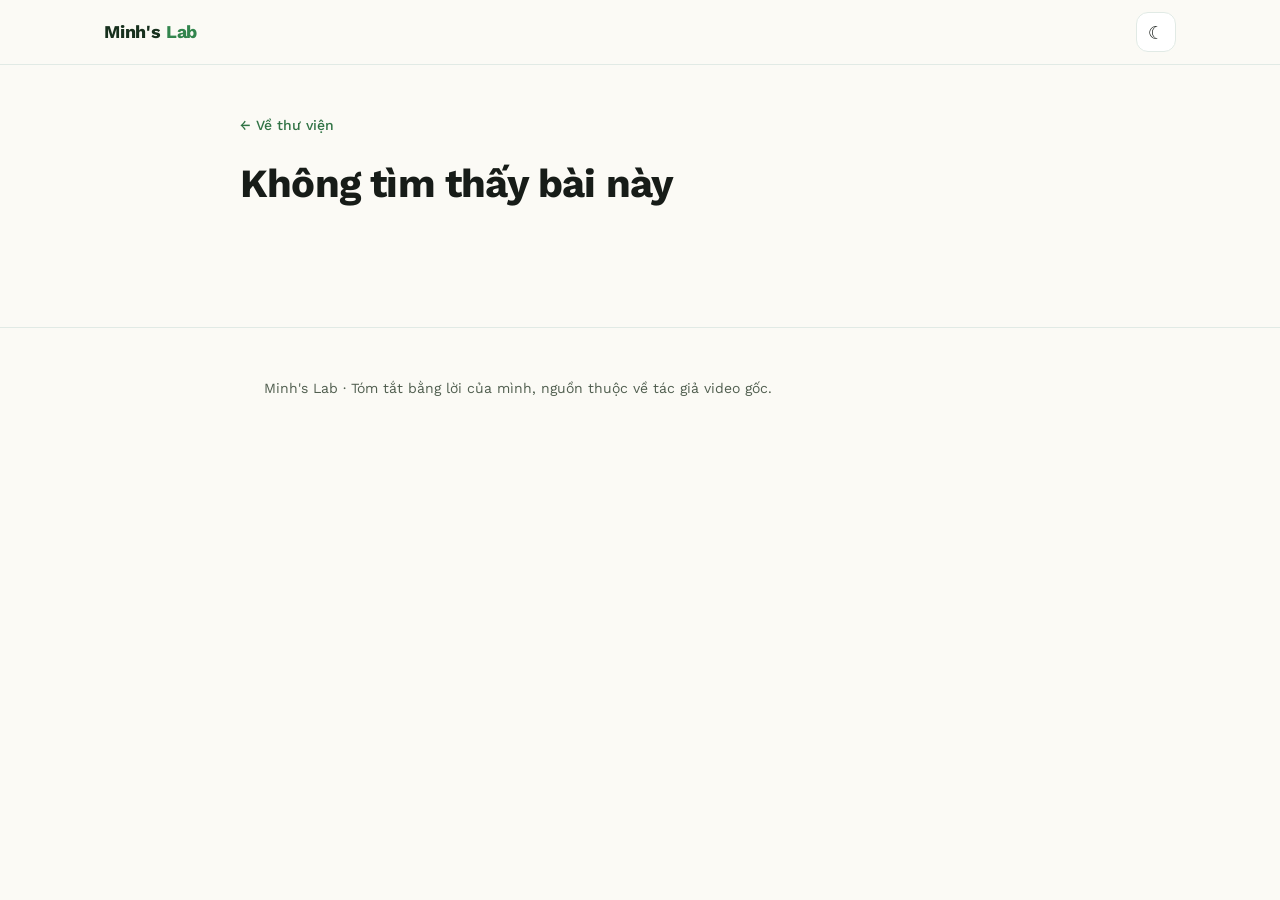
<file: post.html>
<!DOCTYPE html>
<html lang="vi">
<head>
<meta charset="UTF-8">
<meta name="viewport" content="width=device-width, initial-scale=1">
<title>Bài viết · Minh's Lab</title>
<link href="https://fonts.googleapis.com/css2?family=Work+Sans:wght@400;500;600;700&display=swap&subset=vietnamese" rel="stylesheet">
<style>
/* Minh's Lab — design tokens lấy từ bộ Herbloom (file English Fluency Framework) */
:root{
  --green-900:#17301d; --green-700:#317345; --green-600:#32854d; --green-500:#4a9b60; --green-300:#b8e0c2; --green-100:#ebf6ee;
  --cream-50:#fbfaf5; --cream-100:#f8f6ea;
  --amber-700:#8a6421; --amber-50:#fbf3e0;
  --ink-900:#171c18; --ink-700:#1f2a22; --ink-500:#505e4f;
  --line:#e1eae5; --line-strong:#84968a;

  --bg:var(--cream-50); --bg-alt:var(--cream-100); --surface:#fff;
  --text:var(--ink-700); --text-strong:var(--ink-900); --text-muted:var(--ink-500);
  --brand:var(--green-600); --brand-strong:var(--green-700); --brand-ink:var(--green-900);
  --chip-bg:var(--green-100); --chip-fg:var(--green-700);
  --note-bg:var(--amber-50); --note-fg:var(--amber-700);
  --star:#c9962f; --header-bg:rgba(251,250,245,.92);
  --r-sm:8px; --r-md:12px; --r-lg:20px; --r-full:999px;
  --shadow-sm:0 1px 2px rgba(23,28,24,.06),0 1px 3px rgba(23,28,24,.04);
  --shadow-md:0 6px 20px rgba(23,28,24,.10);
  color-scheme:light;
}
:root[data-theme="dark"]{
  --bg:#0f1a13; --bg-alt:#132119; --surface:#17261c;
  --text:#d9e6dc; --text-strong:#f4faf6; --text-muted:#9db3a3;
  --brand:#4a9b60; --brand-strong:#b8e0c2; --brand-ink:#f4faf6;
  --chip-bg:#1f3626; --chip-fg:#b8e0c2;
  --note-bg:#2a2414; --note-fg:#e3bd6c;
  --line:#25382b; --line-strong:#5c7566; --star:#e3b552;
  --header-bg:rgba(15,26,19,.92);
  --shadow-sm:0 1px 2px rgba(0,0,0,.4); --shadow-md:0 6px 20px rgba(0,0,0,.45);
  color-scheme:dark;
}
@media(prefers-color-scheme:dark){
  :root:not([data-theme="light"]){
    --bg:#0f1a13; --bg-alt:#132119; --surface:#17261c;
    --text:#d9e6dc; --text-strong:#f4faf6; --text-muted:#9db3a3;
    --brand:#4a9b60; --brand-strong:#b8e0c2; --brand-ink:#f4faf6;
    --chip-bg:#1f3626; --chip-fg:#b8e0c2;
    --note-bg:#2a2414; --note-fg:#e3bd6c;
    --line:#25382b; --line-strong:#5c7566; --star:#e3b552;
    --header-bg:rgba(15,26,19,.92);
    --shadow-sm:0 1px 2px rgba(0,0,0,.4); --shadow-md:0 6px 20px rgba(0,0,0,.45);
    color-scheme:dark;
  }
}

*{box-sizing:border-box}
html{scroll-behavior:smooth}
body{margin:0;background:var(--bg);color:var(--text);font-family:"Work Sans",system-ui,sans-serif;font-size:16px;line-height:24px}
.wrap{max-width:1120px;margin:0 auto;padding:0 24px}
.wrap--narrow{max-width:800px}
@media(max-width:720px){.wrap{padding:0 16px}}
h1,h2,h3{color:var(--text-strong);margin:0}
h1{font-size:56px;line-height:60px;font-weight:700;letter-spacing:-.03em}
h2{font-size:28px;line-height:34px;font-weight:600;letter-spacing:-.01em;margin-bottom:16px}
h3{font-size:18px;line-height:24px;font-weight:600}
p{margin:0 0 16px}
a{color:var(--brand-strong)}
button{font-family:inherit}
@media(max-width:720px){h1{font-size:40px;line-height:44px}h2{font-size:24px;line-height:30px}}

.eyebrow{display:inline-block;font-size:12px;line-height:16px;font-weight:600;letter-spacing:.08em;text-transform:uppercase;color:var(--brand-strong);margin-bottom:16px}
.accent{color:var(--brand)}
.lead{font-size:18px;line-height:28px;color:var(--text-muted);max-width:640px;margin:20px 0 0}
.muted{color:var(--text-muted);font-size:14px;line-height:20px}

/* header */
header.top{position:sticky;top:0;z-index:10;background:var(--header-bg);backdrop-filter:blur(8px);border-bottom:1px solid var(--line)}
header.top .wrap{display:flex;align-items:center;justify-content:space-between;height:64px;gap:16px}
.brand{font-weight:700;color:var(--brand-ink);font-size:18px;text-decoration:none;letter-spacing:-.01em}
.brand span{color:var(--brand)}
.top-actions{display:flex;align-items:center;gap:8px}
.icon-btn{width:40px;height:40px;border-radius:var(--r-md);border:1px solid var(--line);background:var(--surface);color:var(--text-strong);cursor:pointer;font-size:18px;display:grid;place-items:center}
.icon-btn:hover{border-color:var(--line-strong)}
:focus-visible{outline:2px solid var(--green-500);outline-offset:2px}

/* buttons */
.btn{display:inline-flex;align-items:center;gap:8px;height:44px;padding:0 20px;border-radius:var(--r-md);font:600 15px/24px "Work Sans",sans-serif;text-decoration:none;border:1.5px solid transparent;cursor:pointer}
.btn--primary{background:var(--brand);color:#fff}
.btn--primary:hover{background:var(--green-700)}
.btn--secondary{background:transparent;color:var(--brand-strong);border-color:var(--line-strong)}
.btn--secondary:hover{border-color:var(--brand)}
.btn[aria-pressed="true"]{background:var(--chip-bg);color:var(--chip-fg);border-color:var(--brand)}

/* hero */
.hero{padding:80px 0 40px}
@media(max-width:720px){.hero{padding:48px 0 24px}}

.hero-actions{display:flex;gap:12px;flex-wrap:wrap;margin-top:32px}
.sec{padding:72px 0}
.sec--alt{background:var(--bg-alt)}
#library{padding-top:72px;scroll-margin-top:64px}
#topics-home{scroll-margin-top:64px}
@media(max-width:720px){.sec,#library{padding:48px 0}}
.band{background:var(--green-900);color:#f4faf6;padding:40px 0;margin-top:24px}
.stats{display:grid;grid-template-columns:repeat(3,1fr);gap:24px}
.stat b{display:block;font-size:32px;line-height:36px;font-weight:600;color:var(--green-300)}
.stat span{color:#d5e6d9;font-size:14px;line-height:20px}
@media(max-width:620px){.stats{grid-template-columns:1fr;gap:16px}}
.grid-3{display:grid;grid-template-columns:repeat(3,1fr);gap:24px}
@media(max-width:900px){.grid-3{grid-template-columns:1fr}}
.tcard{text-align:left;font:inherit;color:inherit;cursor:pointer;background:var(--surface);border:1px solid var(--line);border-radius:var(--r-lg);padding:28px;box-shadow:var(--shadow-sm);transition:box-shadow .15s,transform .15s}
.tcard:hover{box-shadow:var(--shadow-md);transform:translateY(-2px)}
.tcard .icon{width:40px;height:40px;border-radius:var(--r-sm);background:var(--chip-bg);color:var(--chip-fg);display:grid;place-items:center;font-weight:700;margin-bottom:16px}
.tcard h3{margin-bottom:6px}
.tcard p{margin:0;color:var(--text-muted);font-size:14px;line-height:20px}
.feature{display:grid;grid-template-columns:1.1fr 1fr;gap:32px;align-items:center;margin-top:8px}
@media(max-width:800px){.feature{grid-template-columns:1fr}}
.feature .cover{display:block;aspect-ratio:16/9;border-radius:var(--r-lg);overflow:hidden;box-shadow:var(--shadow-md)}
.feature .cover img{width:100%;height:100%;object-fit:cover;display:block}
.feature h2{margin:12px 0}
.feature p{color:var(--text-muted);max-width:60ch}

/* toolbar */
.toolbar{display:grid;gap:16px;margin:8px 0 32px}
.search{position:relative}
.search input{width:100%;height:52px;border-radius:var(--r-md);border:1.5px solid var(--line);background:var(--surface);color:var(--text-strong);font:500 16px "Work Sans",sans-serif;padding:0 16px 0 46px}
.search input::placeholder{color:var(--text-muted)}
.search input:focus{outline:none;border-color:var(--brand)}
.search svg{position:absolute;left:16px;top:16px;width:20px;height:20px;stroke:var(--text-muted)}
.row{display:flex;flex-wrap:wrap;gap:8px;align-items:center}
.row-label{font-size:12px;font-weight:600;letter-spacing:.08em;text-transform:uppercase;color:var(--text-muted);margin-right:4px;min-width:64px}
.pill{border:1px solid var(--line);background:var(--surface);color:var(--text);border-radius:var(--r-full);padding:6px 14px;font:500 14px/20px "Work Sans",sans-serif;cursor:pointer}
.pill:hover{border-color:var(--line-strong)}
.pill[aria-pressed="true"]{background:var(--brand);border-color:var(--brand);color:#fff}
.pill small{opacity:.7;margin-left:4px}
select.pill{padding-right:8px}
.result-count{font-size:14px;color:var(--text-muted)}

/* cards */
.grid{display:grid;grid-template-columns:repeat(3,1fr);gap:24px}
@media(max-width:900px){.grid{grid-template-columns:1fr 1fr}}
@media(max-width:620px){.grid{grid-template-columns:1fr}}
.card{position:relative;background:var(--surface);border:1px solid var(--line);border-radius:var(--r-lg);box-shadow:var(--shadow-sm);overflow:hidden;display:flex;flex-direction:column;transition:box-shadow .15s,transform .15s}
.card:hover{box-shadow:var(--shadow-md);transform:translateY(-2px)}
.card a.cover{display:block;aspect-ratio:16/9;background:var(--chip-bg)}
.card a.cover img{width:100%;height:100%;object-fit:cover;display:block}
.card-body{padding:20px 20px 22px;display:flex;flex-direction:column;gap:10px;flex:1}
.card h3 a{color:var(--text-strong);text-decoration:none}
.card h3 a::after{content:"";position:absolute;inset:0}
.card .fav{position:absolute;top:12px;right:12px;z-index:2}
.fav{width:38px;height:38px;border-radius:var(--r-full);border:none;background:rgba(255,255,255,.92);color:#6b7a70;font-size:19px;cursor:pointer;display:grid;place-items:center;box-shadow:var(--shadow-sm)}
.fav[aria-pressed="true"]{color:#d4483b}
.meta{font-size:14px;line-height:20px;color:var(--text-muted)}
.stars{color:var(--star);letter-spacing:2px;font-size:15px}
.stars .off{color:var(--line-strong);opacity:.5}
.chip{display:inline-block;font-size:12px;line-height:16px;font-weight:600;padding:4px 12px;border-radius:var(--r-full);background:var(--chip-bg);color:var(--chip-fg)}
.chip--ghost{background:transparent;border:1px solid var(--line);color:var(--text-muted);font-weight:500}
.chips{display:flex;flex-wrap:wrap;gap:6px}
.badge-read{position:absolute;top:12px;left:12px;z-index:2;background:var(--brand);color:#fff;font-size:12px;font-weight:600;padding:4px 10px;border-radius:var(--r-full)}
.empty{grid-column:1/-1;text-align:center;padding:64px 16px;color:var(--text-muted);background:var(--bg-alt);border-radius:var(--r-lg)}

footer{padding:48px 0;font-size:14px;color:var(--text-muted);border-top:1px solid var(--line);margin-top:80px}

/* post page */
.post-head{padding:48px 0 24px}
.post-head h1{font-size:40px;line-height:46px;letter-spacing:-.02em;margin:8px 0 16px}
@media(max-width:720px){.post-head h1{font-size:30px;line-height:36px}}
.back{display:inline-block;font-size:14px;font-weight:500;text-decoration:none;margin-bottom:16px}
.meta-row{display:flex;flex-wrap:wrap;gap:8px 20px;font-size:14px;color:var(--text-muted);align-items:center}
.video{position:relative;aspect-ratio:16/9;border-radius:var(--r-lg);overflow:hidden;background:#000;box-shadow:var(--shadow-md);margin:24px 0}
.video iframe{position:absolute;inset:0;width:100%;height:100%;border:0}
.actions{display:flex;flex-wrap:wrap;gap:12px;margin-bottom:8px}
.block{padding:32px 0;border-top:1px solid var(--line)}
.points{list-style:none;counter-reset:p;padding:0;margin:0;display:grid;gap:12px}
.points li{counter-increment:p;display:flex;gap:16px;background:var(--surface);border:1px solid var(--line);border-radius:var(--r-lg);padding:16px 20px}
.points li::before{content:counter(p);flex:0 0 32px;height:32px;border-radius:var(--r-sm);background:var(--brand);color:#fff;display:grid;place-items:center;font-weight:700;font-size:15px}
.quote{margin:0 0 16px;padding:20px 24px;background:var(--chip-bg);border-left:4px solid var(--brand);border-radius:0 var(--r-md) var(--r-md) 0}
.quote p{margin:0;font-style:italic;color:var(--text-strong);font-size:18px;line-height:28px}
.quote .vi{display:block;margin-top:8px;font-style:normal;font-size:14px;line-height:20px;color:var(--text-muted)}
mark{background:#f6e3a4;color:#171c18;border-radius:3px;padding:0 2px}
.notes textarea{width:100%;min-height:160px;resize:vertical;border:1.5px solid var(--line);border-radius:var(--r-md);background:var(--surface);color:var(--text-strong);font:400 16px/24px "Work Sans",sans-serif;padding:14px 16px}
.notes textarea:focus{outline:none;border-color:var(--brand)}
.hl-list{list-style:none;margin:12px 0 0;padding:0;display:grid;gap:8px}
.hl-list li{display:flex;justify-content:space-between;gap:12px;background:var(--note-bg);color:var(--text-strong);border-radius:var(--r-md);padding:10px 14px;font-size:15px}
.hl-list button{border:none;background:none;color:var(--text-muted);cursor:pointer;font-size:18px;line-height:1}
.hl-pop{position:absolute;z-index:30;background:var(--green-900);color:#fff;border:none;border-radius:var(--r-md);padding:8px 14px;font:600 14px "Work Sans",sans-serif;cursor:pointer;box-shadow:var(--shadow-md);display:none}
.callout{background:var(--note-bg);border-radius:var(--r-lg);padding:20px 24px;color:var(--text)}
.callout b{color:var(--note-fg)}

</style>
</head>
<body>
<header class="top">
  <div class="wrap">
    <a class="brand" href="index.html">Minh's <span>Lab</span></a>
    <div class="top-actions">
      <button class="icon-btn" id="themeBtn" aria-label="Đổi giao diện sáng/tối">☾</button>
    </div>
  </div>
</header>

<main id="post"></main>

<footer>
  <div class="wrap wrap--narrow">Minh's Lab · Tóm tắt bằng lời của mình, nguồn thuộc về tác giả video gốc.</div>
</footer>

<script>
/* Dữ liệu thư viện. Mỗi bài là một đối tượng. Thêm bài mới = thêm một khối vào mảng này.
   (Khi bạn gửi file Markdown, tôi sẽ chuyển chúng vào đây.)
   rating: 1-5 | watched: YYYY-MM-DD | topic: một trong 3 chủ đề */
window.TOPICS = ["Học nói tiếng Anh", "Mindset", "Tâm lý"];

window.POSTS = [
  {
    id: "english-fluency-framework",
    title: "English Fluency Framework: nói tiếng Anh trôi chảy với 3 lớp",
    youtube: "https://www.youtube.com/watch?v=4Q8HkIsVYi4",
    videoId: "4Q8HkIsVYi4",
    channel: "Tiffani (English teacher)",
    watched: "2026-11-07",
    topic: "Học nói tiếng Anh",
    tags: ["speaking", "fluency", "storytelling", "IELTS Speaking", "luyện mỗi ngày"],
    rating: 5,
    summary: "Người bản xứ không biết nhiều từ hơn bạn. Họ chỉ có một cấu trúc để trả lời: đưa ba chi tiết, thêm quan điểm kèm ba lý do, rồi kể một câu chuyện thật.",
    keyPoints: [
      "Bạn bị đứng hình vì trả lời một hơi rồi im lặng (\"It was good.\"). Vấn đề không nằm ở từ vựng mà ở cách tổ chức câu trả lời.",
      "Lớp 1, Chi tiết: thay vì một câu, hãy đưa ba chi tiết (Topic → Detail 1 → Detail 2 → Detail 3). Ba là đủ đầy nhưng không lan man.",
      "Lớp 2, Quan điểm + 3 lý do: mở bằng \"I think / Honestly…\" rồi đưa ba lý do. Quan điểm có thể trung lập hoặc tiêu cực, miễn là có lý do rõ ràng.",
      "Lớp 3, Câu chuyện thật: Bối cảnh → Biến cố → Kết thúc và bài học. Dùng 5W (Who, What, When, Where, Why) để không thiếu chi tiết quan trọng.",
      "Ghép ba lớp lại: lớp 1 giúp người nghe hiểu, lớp 2 cho họ thấy bạn nghĩ gì, lớp 3 khiến họ nhớ, mà không cần thêm từ vựng mới.",
      "Luyện 15 phút mỗi ngày: viết nhật ký theo ba lớp, đọc to, rồi ghi âm 60 giây và nghe lại để biết đang kẹt ở lớp nào.",
      "Bonus: hãy cho những người đã giúp bạn biết bạn trân trọng họ. Đó cũng là câu chuyện tốt để luyện lớp 3."
    ],
    quotes: [
      { text: "The problem is not your vocabulary. It is how you structure the answer.", vi: "Vấn đề không nằm ở từ vựng mà ở cách bạn tổ chức câu trả lời." },
      { text: "Three is enough to sound full, but short enough that you never ramble.", vi: "Ba chi tiết là đủ đầy nhưng không lan man." },
      { text: "Layer 1 helps listeners understand, Layer 2 shows what you think, and Layer 3 makes them remember.", vi: "Lớp 1 giúp hiểu, lớp 2 cho thấy quan điểm, lớp 3 khiến người nghe nhớ." }
    ],
    fullPage: "lessons/english-fluency-framework.html"
  },
  {
    id: "mel-robbins-seth-godin-build-a-life-that-matters",
    title: "Mel Robbins × Seth Godin: xây dựng cuộc sống có ý nghĩa, bắt đầu ngay hôm nay",
    youtube: "https://www.youtube.com/watch?v=cWZI2RyI9wM",
    videoId: "cWZI2RyI9wM",
    channel: "Mel Robbins",
    watched: "2026-03-12",
    topic: "Mindset",
    tags: ["pick yourself", "resistance", "hành động", "nhất quán", "podcast"],
    rating: 5,
    summary: "Phần lớn sự trì trệ đến từ việc chờ người khác cho phép. Cách thoát ra là tự chọn mình, làm việc có ý nghĩa, chấp nhận sự khó chịu đi kèm và làm đều đặn đến khi nó thành một phần bản sắc.",
    keyPoints: [
      "Pick yourself: tự quyết định mình sẽ làm gì rồi bắt đầu, thay vì chờ được chọn hay được cấp phép.",
      "Phân biệt hoàn cảnh (không thể đổi) và vấn đề (có lời giải). Điều khó thường là bạn không muốn trả giá cho lời giải.",
      "Đổi \"nhưng\" thành \"và\" để giữ cả hai sự thật mà không biến người khác thành cái cớ.",
      "Resistance là dấu hiệu bạn đang đứng gần việc quan trọng. Đừng né, hãy gọi tên nó.",
      "Ba động lực: địa vị, sự thuộc về và nỗi sợ. Gọi tên động lực thật sự để bớt bị nó điều khiển.",
      "Mệt mỏi là một phần của việc quan trọng, nên hãy chuẩn bị sẵn thời gian nghỉ và người hỗ trợ.",
      "Bắt đầu với nhóm người nhỏ nhất và bước nhỏ nhất đáng làm.",
      "Chia sẻ như tặng quà: đừng gắn điều kiện vào việc người khác phải thích hay đáp lại.",
      "Merely ship it: đạt chuẩn đã đặt ra rồi phát hành. Cầu toàn chỉ là cách trốn phát hành.",
      "Chúng ta trở thành điều mình làm đều đặn, nên hãy bắt đầu làm điều mình muốn trở thành.",
      "Với người xung quanh, sự nhất quán quan trọng hơn việc \"sống thật\" theo kiểu cư xử tùy hứng.",
      "Tìm một nhóm 1 đến 5 người cùng nói sự thật và giữ nhau có trách nhiệm."
    ],
    quotes: [
      { text: "Pick yourself.", vi: "Tự chọn mình thay vì chờ được chọn." },
      { text: "Merely ship it.", vi: "Đạt chuẩn rồi phát hành, đừng cầu toàn." },
      { text: "Go make a ruckus.", vi: "Làm việc có ích cho người thật sự quan tâm, dù chỉ một người, rồi lặp lại." }
    ],
    fullPage: "lessons/mel-robbins-seth-godin-build-a-life-that-matters.html"
  }
];

</script>
<script>
/* Minh's Lab — logic dùng chung cho index và trang chi tiết */
(function () {
  "use strict";

  /* ---------- tiện ích ---------- */
  var KEY = "mlab:v1";
  function load() {
    try { return Object.assign({ fav: {}, read: {}, notes: {}, hl: {}, theme: "" }, JSON.parse(localStorage.getItem(KEY) || "{}")); }
    catch (e) { return { fav: {}, read: {}, notes: {}, hl: {}, theme: "" }; }
  }
  var S = load();
  function save() { try { localStorage.setItem(KEY, JSON.stringify(S)); } catch (e) {} }
  function esc(s) { return String(s).replace(/[&<>"']/g, function (c) { return { "&": "&amp;", "<": "&lt;", ">": "&gt;", '"': "&quot;", "'": "&#39;" }[c]; }); }
  function norm(s) { return String(s).toLowerCase().normalize("NFD").replace(/[̀-ͯ]/g, "").replace(/đ/g, "d"); }
  function fmtDate(d) { var t = new Date(d + "T00:00:00"); return isNaN(t) ? d : t.toLocaleDateString("vi-VN"); }
  function stars(n) {
    var h = "";
    for (var i = 1; i <= 5; i++) h += i <= n ? "★" : '<span class="off">★</span>';
    return '<span class="stars" role="img" aria-label="' + n + ' trên 5 sao">' + h + "</span>";
  }
  function href(p) { return p.fullPage || "post.html?id=" + encodeURIComponent(p.id); }
  function byId(id) { return (window.POSTS || []).filter(function (p) { return p.id === id; })[0]; }

  /* ---------- dark mode ---------- */
  function applyTheme() {
    if (S.theme) document.documentElement.setAttribute("data-theme", S.theme);
    else document.documentElement.removeAttribute("data-theme");
    var b = document.getElementById("themeBtn");
    if (b) {
      var dark = S.theme ? S.theme === "dark" : matchMedia("(prefers-color-scheme: dark)").matches;
      b.textContent = dark ? "☀" : "☾";
      b.setAttribute("aria-label", dark ? "Chuyển sang giao diện sáng" : "Chuyển sang giao diện tối");
    }
  }
  function initTheme() {
    applyTheme();
    var b = document.getElementById("themeBtn");
    if (b) b.addEventListener("click", function () {
      var dark = S.theme ? S.theme === "dark" : matchMedia("(prefers-color-scheme: dark)").matches;
      S.theme = dark ? "light" : "dark"; save(); applyTheme();
    });
  }

  /* ---------- trang chủ ---------- */
  function initIndex() {
    var posts = window.POSTS || [];
    var f = { q: "", topic: "all", tag: "", status: "all", sort: "new" };
    var grid = document.getElementById("grid");
    var count = document.getElementById("count");

    function pills(el, items, key, allLabel) {
      el.innerHTML = '<button class="pill" data-v="" aria-pressed="true">' + allLabel + "</button>" +
        items.map(function (it) { return '<button class="pill" data-v="' + esc(it.v) + '" aria-pressed="false">' + esc(it.v) + "<small>" + it.n + "</small></button>"; }).join("");
      el.addEventListener("click", function (e) {
        var b = e.target.closest(".pill"); if (!b) return;
        var v = b.getAttribute("data-v");
        f[key] = (key === "tag" && f.tag === v) ? "" : v;
        if (key === "topic" && v === "") f.topic = "all";
        Array.prototype.forEach.call(el.querySelectorAll(".pill"), function (x) {
          var xv = x.getAttribute("data-v");
          x.setAttribute("aria-pressed", String((f[key] === "all" ? "" : f[key]) === xv));
        });
        render();
      });
    }
    function counts(field) {
      var m = {};
      posts.forEach(function (p) { [].concat(p[field]).forEach(function (v) { m[v] = (m[v] || 0) + 1; }); });
      return Object.keys(m).sort().map(function (v) { return { v: v, n: m[v] }; });
    }
    var topicItems = (window.TOPICS || []).map(function (t) { return { v: t, n: posts.filter(function (p) { return p.topic === t; }).length }; });
    pills(document.getElementById("topics"), topicItems, "topic", "Tất cả");
    pills(document.getElementById("tags"), counts("tags"), "tag", "Tất cả");

    document.getElementById("q").addEventListener("input", function (e) { f.q = norm(e.target.value.trim()); render(); });
    document.getElementById("sort").addEventListener("change", function (e) { f.sort = e.target.value; render(); });
    document.getElementById("status").addEventListener("click", function (e) {
      var b = e.target.closest(".pill"); if (!b) return;
      f.status = b.getAttribute("data-v");
      Array.prototype.forEach.call(this.querySelectorAll(".pill"), function (x) { x.setAttribute("aria-pressed", String(x === b)); });
      render();
    });

    function hay(p) {
      return norm([p.title, p.channel, p.topic, p.tags.join(" "), p.summary, p.keyPoints.join(" "),
        p.quotes.map(function (x) { return x.text + " " + (x.vi || ""); }).join(" ")].join(" "));
    }
    function match(p) {
      if (f.topic !== "all" && p.topic !== f.topic) return false;
      if (f.tag && p.tags.indexOf(f.tag) < 0) return false;
      if (f.status === "fav" && !S.fav[p.id]) return false;
      if (f.status === "unread" && S.read[p.id]) return false;
      if (f.status === "read" && !S.read[p.id]) return false;
      if (f.q && hay(p).indexOf(f.q) < 0) return false;
      return true;
    }
    function card(p) {
      var fav = !!S.fav[p.id];
      return '<article class="card">' +
        (S.read[p.id] ? '<span class="badge-read">Đã đọc</span>' : "") +
        '<button class="fav" data-id="' + esc(p.id) + '" aria-pressed="' + fav + '" aria-label="' + (fav ? "Bỏ yêu thích" : "Thêm vào yêu thích") + '">' + (fav ? "♥" : "♡") + "</button>" +
        '<a class="cover" href="' + esc(href(p)) + '" tabindex="-1" aria-hidden="true"><img loading="lazy" alt="" src="https://img.youtube.com/vi/' + esc(p.videoId) + '/hqdefault.jpg"></a>' +
        '<div class="card-body">' +
        '<div class="chips"><span class="chip">' + esc(p.topic) + "</span></div>" +
        '<h3><a href="' + esc(href(p)) + '">' + esc(p.title) + "</a></h3>" +
        '<div class="meta">' + esc(p.channel) + " · " + fmtDate(p.watched) + "</div>" +
        stars(p.rating) +
        '<div class="chips">' + p.tags.slice(0, 4).map(function (t) { return '<span class="chip chip--ghost">#' + esc(t) + "</span>"; }).join("") + "</div>" +
        "</div></article>";
    }
    function render() {
      var list = posts.filter(match).sort(function (a, b) {
        return f.sort === "rating" ? (b.rating - a.rating) || b.watched.localeCompare(a.watched) : b.watched.localeCompare(a.watched);
      });
      count.textContent = list.length + " / " + posts.length + " bài";
      grid.innerHTML = list.length ? list.map(card).join("") :
        '<div class="empty"><b>Chưa có bài nào khớp.</b><br>Thử bỏ bớt bộ lọc hoặc đổi từ khóa tìm kiếm.</div>';
    }
    /* phần homepage: thống kê, chủ đề, bài mới nhất */
    var avg = posts.length ? (posts.reduce(function (s, p) { return s + p.rating; }, 0) / posts.length).toFixed(1) : "–";
    var channels = {}; posts.forEach(function (p) { channels[p.channel] = 1; });
    document.getElementById("stats").innerHTML =
      '<div class="stat"><b>' + posts.length + "</b><span>bài tóm tắt</span></div>" +
      '<div class="stat"><b>' + Object.keys(channels).length + "</b><span>kênh YouTube</span></div>" +
      '<div class="stat"><b>' + avg + " ★</b><span>đánh giá trung bình</span></div>";
    var desc = { "Học nói tiếng Anh": "Khung trả lời, mẫu câu và cách luyện nói mỗi ngày.", "Mindset": "Tư duy và thói quen giúp mình đi đường dài.", "Tâm lý": "Hiểu cảm xúc, hành vi của mình và của người khác." };
    document.getElementById("topicCards").innerHTML = (window.TOPICS || []).map(function (t, i) {
      var n = posts.filter(function (p) { return p.topic === t; }).length;
      return '<button class="tcard" data-t="' + esc(t) + '"><div class="icon">' + (i + 1) + "</div><h3>" + esc(t) + "</h3><p>" + esc(desc[t] || "") + " · " + n + " bài</p></button>";
    }).join("");
    document.getElementById("topicCards").addEventListener("click", function (e) {
      var b = e.target.closest(".tcard"); if (!b) return;
      var pill = Array.prototype.filter.call(document.querySelectorAll("#topics .pill"), function (x) { return x.getAttribute("data-v") === b.getAttribute("data-t"); })[0];
      if (pill) pill.click();
      document.getElementById("library").scrollIntoView({ behavior: "smooth" });
    });
    if (posts.length) {
      var l = posts.slice().sort(function (a, b) { return b.watched.localeCompare(a.watched); })[0];
      document.getElementById("latest").innerHTML = '<div class="feature"><a class="cover" href="' + esc(href(l)) + '"><img alt="" src="https://img.youtube.com/vi/' + esc(l.videoId) + '/hqdefault.jpg"></a><div>' +
        '<span class="chip">' + esc(l.topic) + "</span><h2>" + esc(l.title) + "</h2><p>" + esc(l.summary) + '</p><div class="meta" style="margin-bottom:16px">' + esc(l.channel) + " · " + fmtDate(l.watched) + " · " + stars(l.rating) + '</div><a class="btn btn--primary" href="' + esc(href(l)) + '">Đọc bài học</a></div></div>';
      document.getElementById("latest-wrap").hidden = false;
    }

    grid.addEventListener("click", function (e) {
      var b = e.target.closest(".fav"); if (!b) return;
      var id = b.getAttribute("data-id");
      S.fav[id] = !S.fav[id]; if (!S.fav[id]) delete S.fav[id];
      save(); render();
    });
    render();
  }

  /* ---------- trang chi tiết ---------- */
  function withHl(text, list) {
    var parts = esc(text).split(/(<[^>]+>)/);
    list.forEach(function (s) {
      var e = esc(s);
      parts = parts.map(function (seg) { return seg.charAt(0) === "<" ? seg : seg.split(e).join("<mark>" + e + "</mark>"); });
    });
    return parts.join("");
  }
  function initPost() {
    var id = new URLSearchParams(location.search).get("id");
    var p = byId(id);
    var root = document.getElementById("post");
    if (!p) {
      root.innerHTML = '<div class="wrap wrap--narrow post-head"><a class="back" href="index.html">← Về thư viện</a><h1>Không tìm thấy bài này</h1></div>';
      return;
    }
    document.title = p.title + " · Minh's Lab";
    function draw() {
      var hl = S.hl[p.id] || [];
      var fav = !!S.fav[p.id], read = !!S.read[p.id];
      root.innerHTML =
        '<div class="wrap wrap--narrow"><div class="post-head">' +
        '<a class="back" href="index.html">← Về thư viện</a><br>' +
        '<span class="chip">' + esc(p.topic) + "</span>" +
        "<h1>" + esc(p.title) + "</h1>" +
        '<div class="meta-row"><span>' + esc(p.channel) + "</span><span>Đã xem " + fmtDate(p.watched) + "</span>" + stars(p.rating) + "</div>" +
        '<div class="chips" style="margin-top:14px">' + p.tags.map(function (t) { return '<a class="chip chip--ghost" style="text-decoration:none" href="index.html">#' + esc(t) + "</a>"; }).join("") + "</div>" +
        '<div class="video"><iframe src="https://www.youtube-nocookie.com/embed/' + esc(p.videoId) + '" title="' + esc(p.title) + '" allow="accelerometer; encrypted-media; picture-in-picture" allowfullscreen loading="lazy"></iframe></div>' +
        '<div class="actions">' +
        '<button class="btn btn--secondary" id="favBtn" aria-pressed="' + fav + '">' + (fav ? "♥ Đã yêu thích" : "♡ Yêu thích") + "</button>" +
        '<button class="btn btn--secondary" id="readBtn" aria-pressed="' + read + '">' + (read ? "✓ Đã đọc" : "Đánh dấu đã đọc") + "</button>" +
        '<a class="btn btn--secondary" href="' + esc(p.youtube) + '" target="_blank" rel="noopener">Mở trên YouTube ↗</a>' +
        (p.fullPage ? '<a class="btn btn--primary" href="' + esc(p.fullPage) + '">Xem bài học đầy đủ</a>' : "") +
        "</div></div>" +
        '<div class="block"><p class="lead" style="margin-top:0">' + esc(p.summary) + "</p></div>" +
        '<div class="block reading"><span class="eyebrow">Ý chính</span><ol class="points">' +
        p.keyPoints.map(function (k) { return "<li><span>" + withHl(k, hl) + "</span></li>"; }).join("") + "</ol>" +
        '<p class="muted" style="margin-top:12px">Mẹo: bôi đen một đoạn chữ để highlight lại.</p></div>' +
        '<div class="block reading"><span class="eyebrow">Trích dẫn hay</span>' +
        p.quotes.map(function (q) { return '<blockquote class="quote"><p>“' + withHl(q.text, hl) + '”</p>' + (q.vi ? '<span class="vi">' + esc(q.vi) + "</span>" : "") + "</blockquote>"; }).join("") + "</div>" +
        '<div class="block notes"><span class="eyebrow">Highlight của bạn</span>' +
        (hl.length ? '<ul class="hl-list">' + hl.map(function (s, i) { return "<li><span>" + esc(s) + '</span><button data-i="' + i + '" aria-label="Xóa highlight">×</button></li>'; }).join("") + "</ul>" : '<p class="muted">Chưa có highlight nào.</p>') +
        '<div style="height:24px"></div><span class="eyebrow">Ghi chú cá nhân</span>' +
        '<textarea id="note" placeholder="Bạn rút ra điều gì? Sẽ áp dụng thế nào?">' + esc(S.notes[p.id] || "") + "</textarea>" +
        '<p class="muted" style="margin-top:8px">Ghi chú, yêu thích và highlight chỉ được lưu trên trình duyệt này.</p></div></div>';

      document.getElementById("favBtn").onclick = function () { S.fav[p.id] = !S.fav[p.id]; if (!S.fav[p.id]) delete S.fav[p.id]; save(); draw(); };
      document.getElementById("readBtn").onclick = function () { S.read[p.id] = !S.read[p.id]; if (!S.read[p.id]) delete S.read[p.id]; save(); draw(); };
      document.getElementById("note").addEventListener("input", function (e) { S.notes[p.id] = e.target.value; save(); });
      Array.prototype.forEach.call(root.querySelectorAll(".hl-list button"), function (b) {
        b.onclick = function () { S.hl[p.id].splice(+b.getAttribute("data-i"), 1); save(); draw(); };
      });
    }
    draw();

    /* highlight bằng cách bôi đen */
    var pop = document.createElement("button");
    pop.className = "hl-pop"; pop.textContent = "Highlight"; document.body.appendChild(pop);
    var pending = "";
    document.addEventListener("mouseup", function (e) {
      if (e.target === pop) return;
      setTimeout(function () {
        var sel = window.getSelection(), t = sel ? sel.toString().trim() : "";
        var node = sel && sel.anchorNode && (sel.anchorNode.nodeType === 3 ? sel.anchorNode.parentElement : sel.anchorNode);
        if (t.length >= 3 && t.indexOf("\n") < 0 && node && node.closest && node.closest(".reading")) {
          var r = sel.getRangeAt(0).getBoundingClientRect();
          pending = t;
          pop.style.display = "block";
          pop.style.top = (window.scrollY + r.top - 44) + "px";
          pop.style.left = Math.max(8, window.scrollX + r.left) + "px";
        } else { pop.style.display = "none"; pending = ""; }
      }, 0);
    });
    pop.addEventListener("mousedown", function (e) { e.preventDefault(); });
    pop.addEventListener("click", function () {
      if (!pending) return;
      S.hl[p.id] = S.hl[p.id] || [];
      if (S.hl[p.id].indexOf(pending) < 0) S.hl[p.id].push(pending);
      save(); pop.style.display = "none"; pending = ""; window.getSelection().removeAllRanges(); draw();
    });
  }

  document.addEventListener("DOMContentLoaded", function () {
    initTheme();
    if (document.getElementById("grid")) initIndex();
    if (document.getElementById("post")) initPost();
  });
})();

</script>
</body>
</html>
</file>
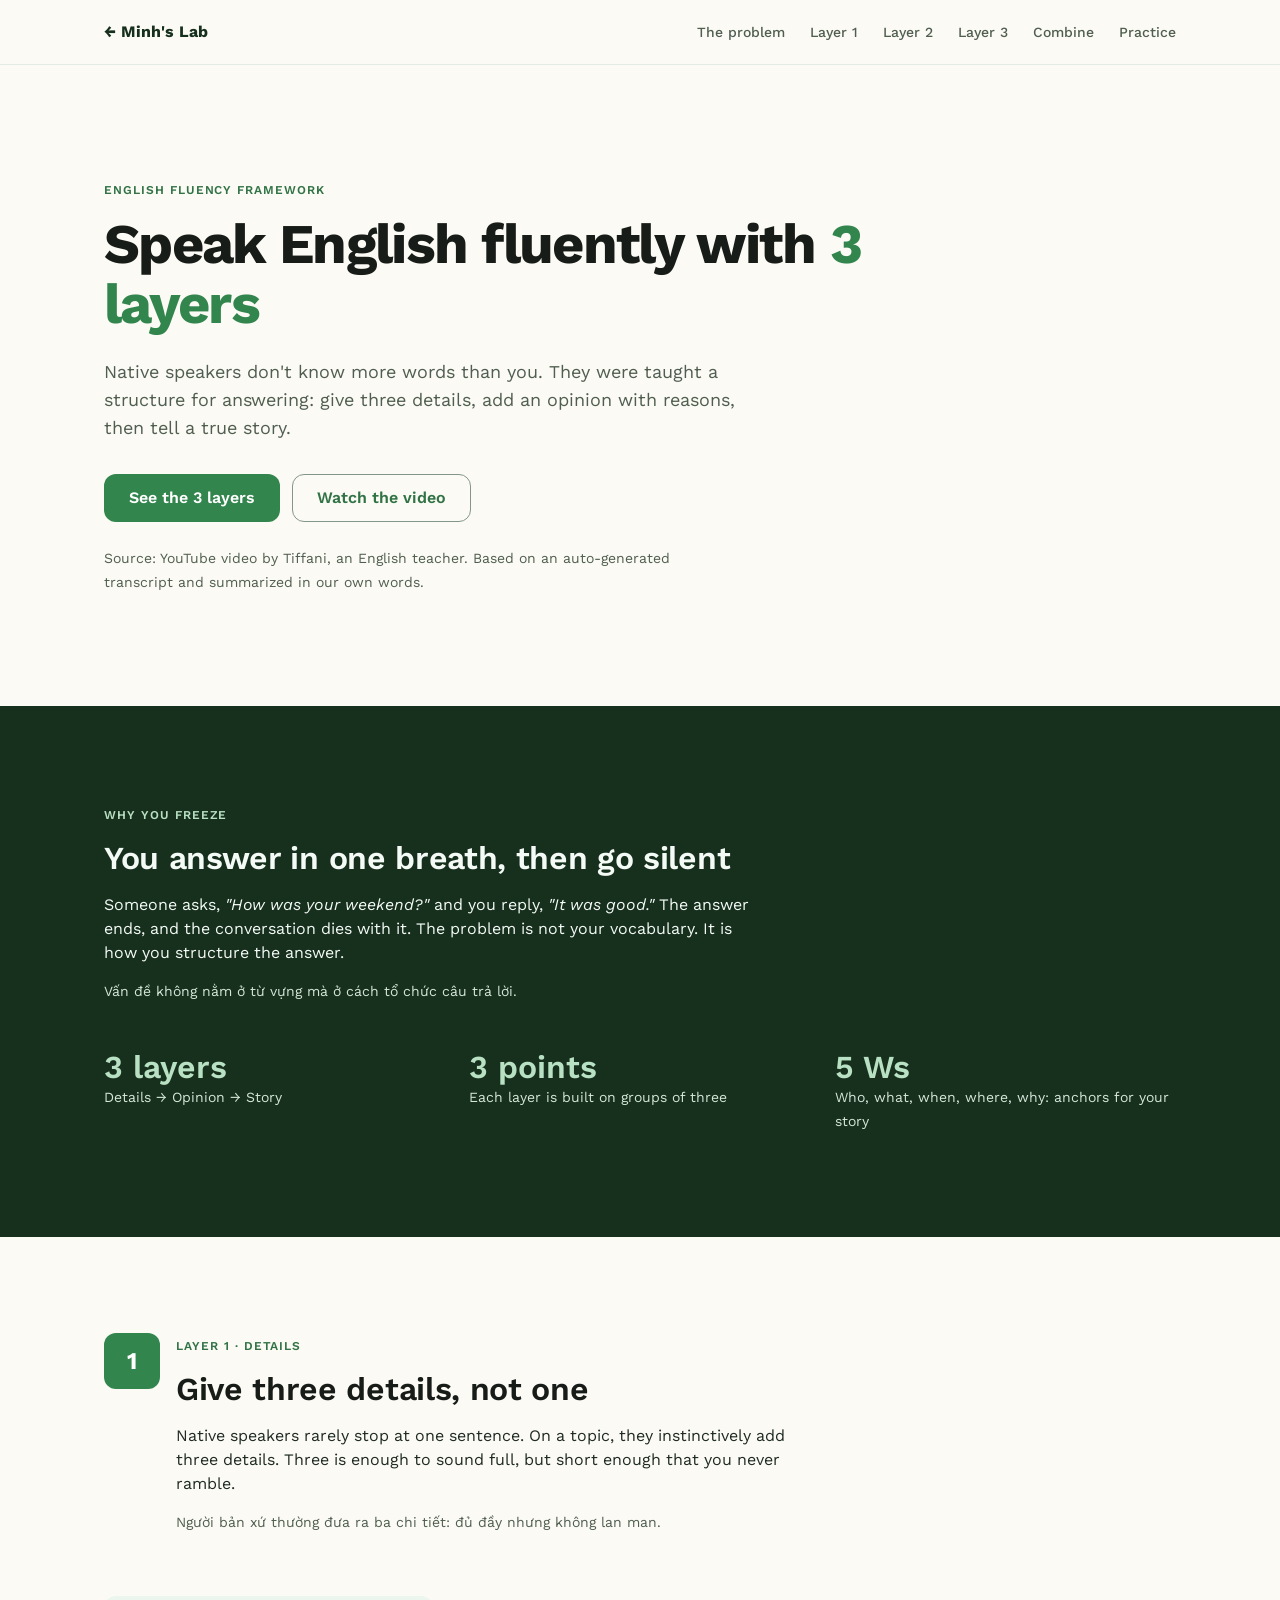
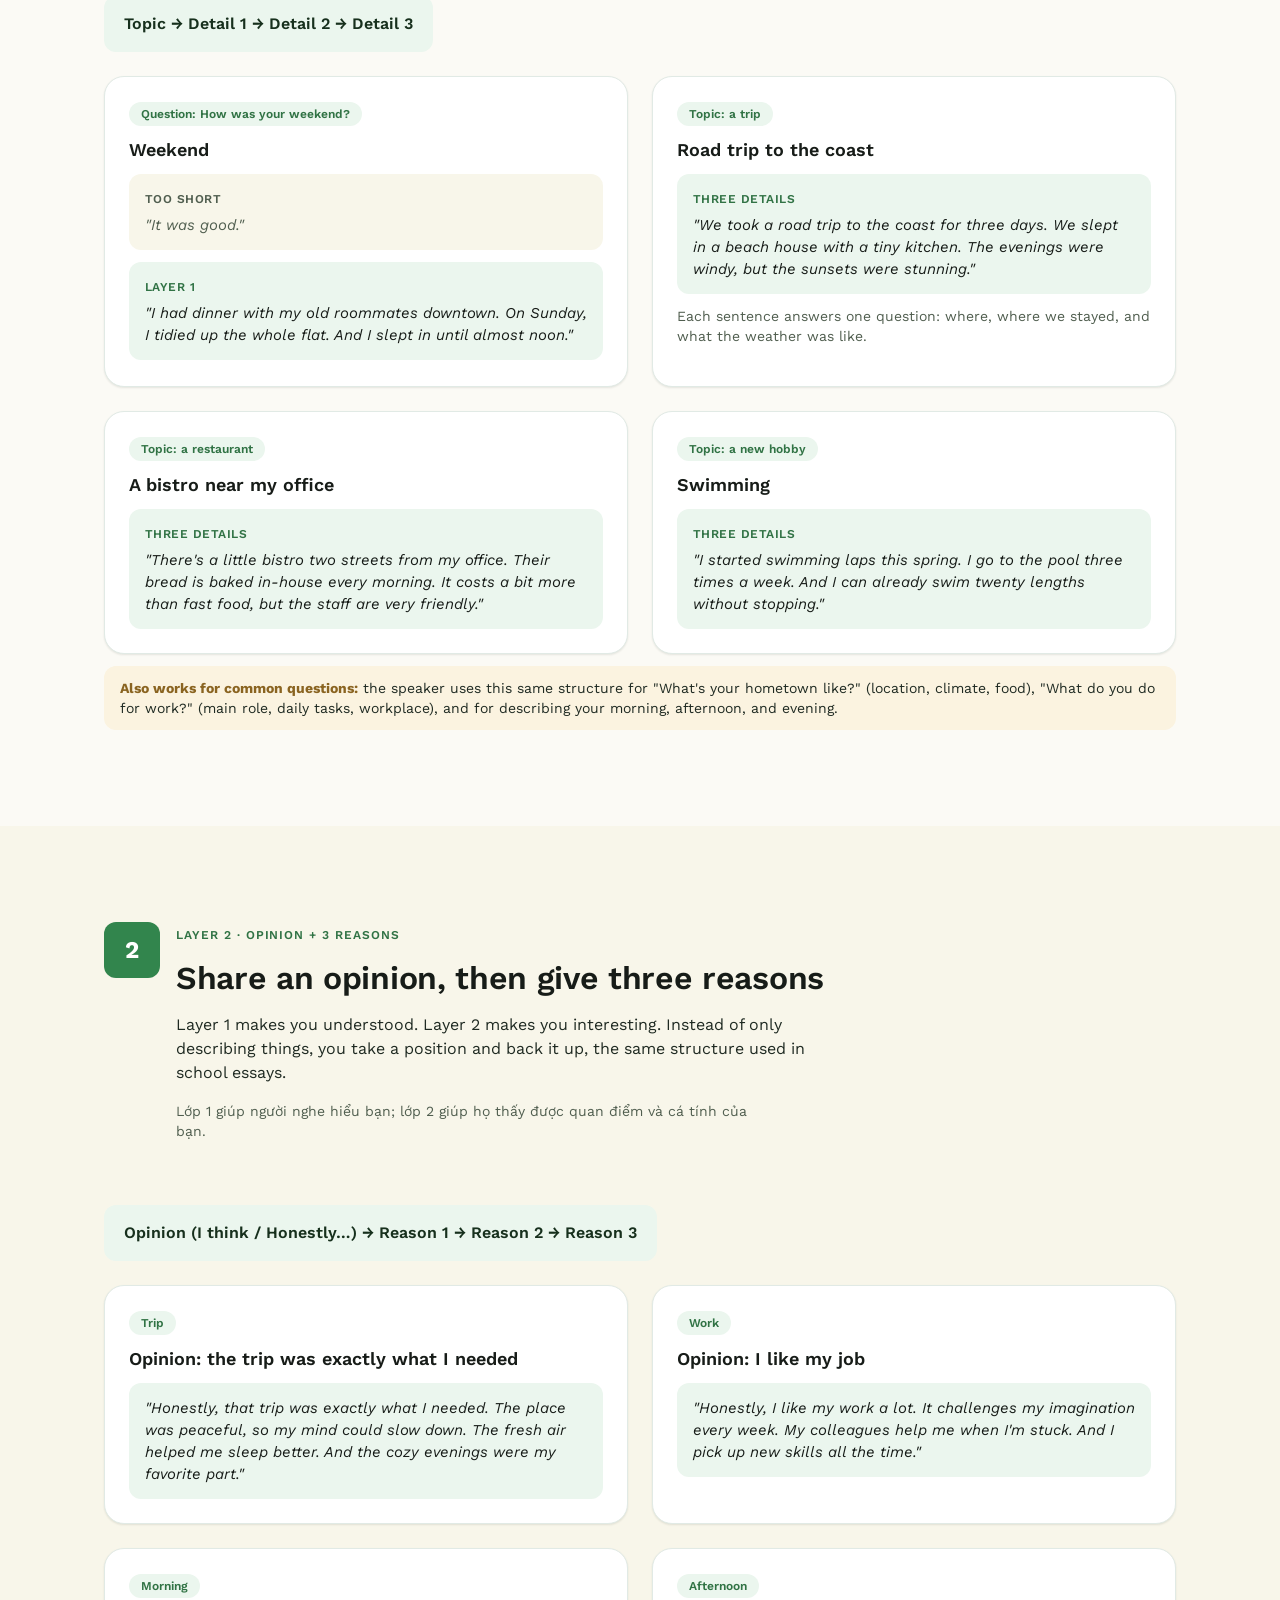
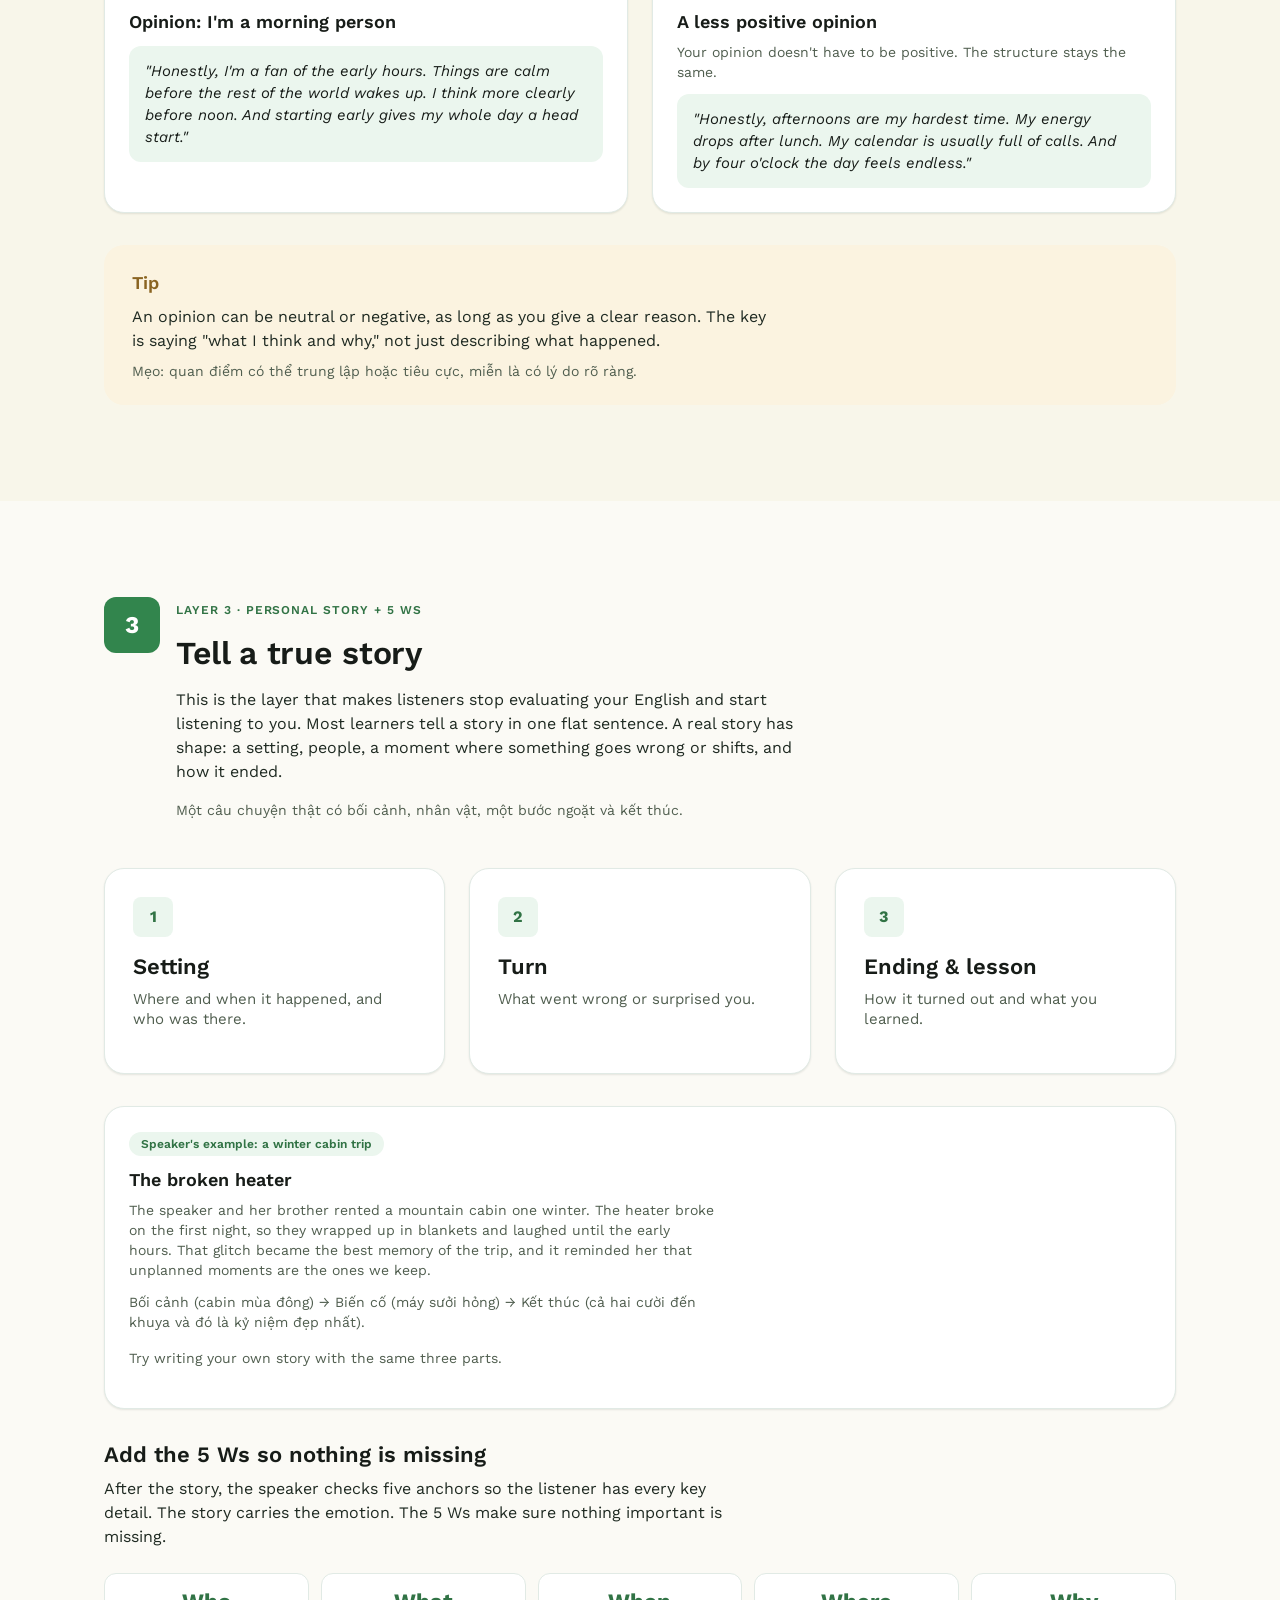
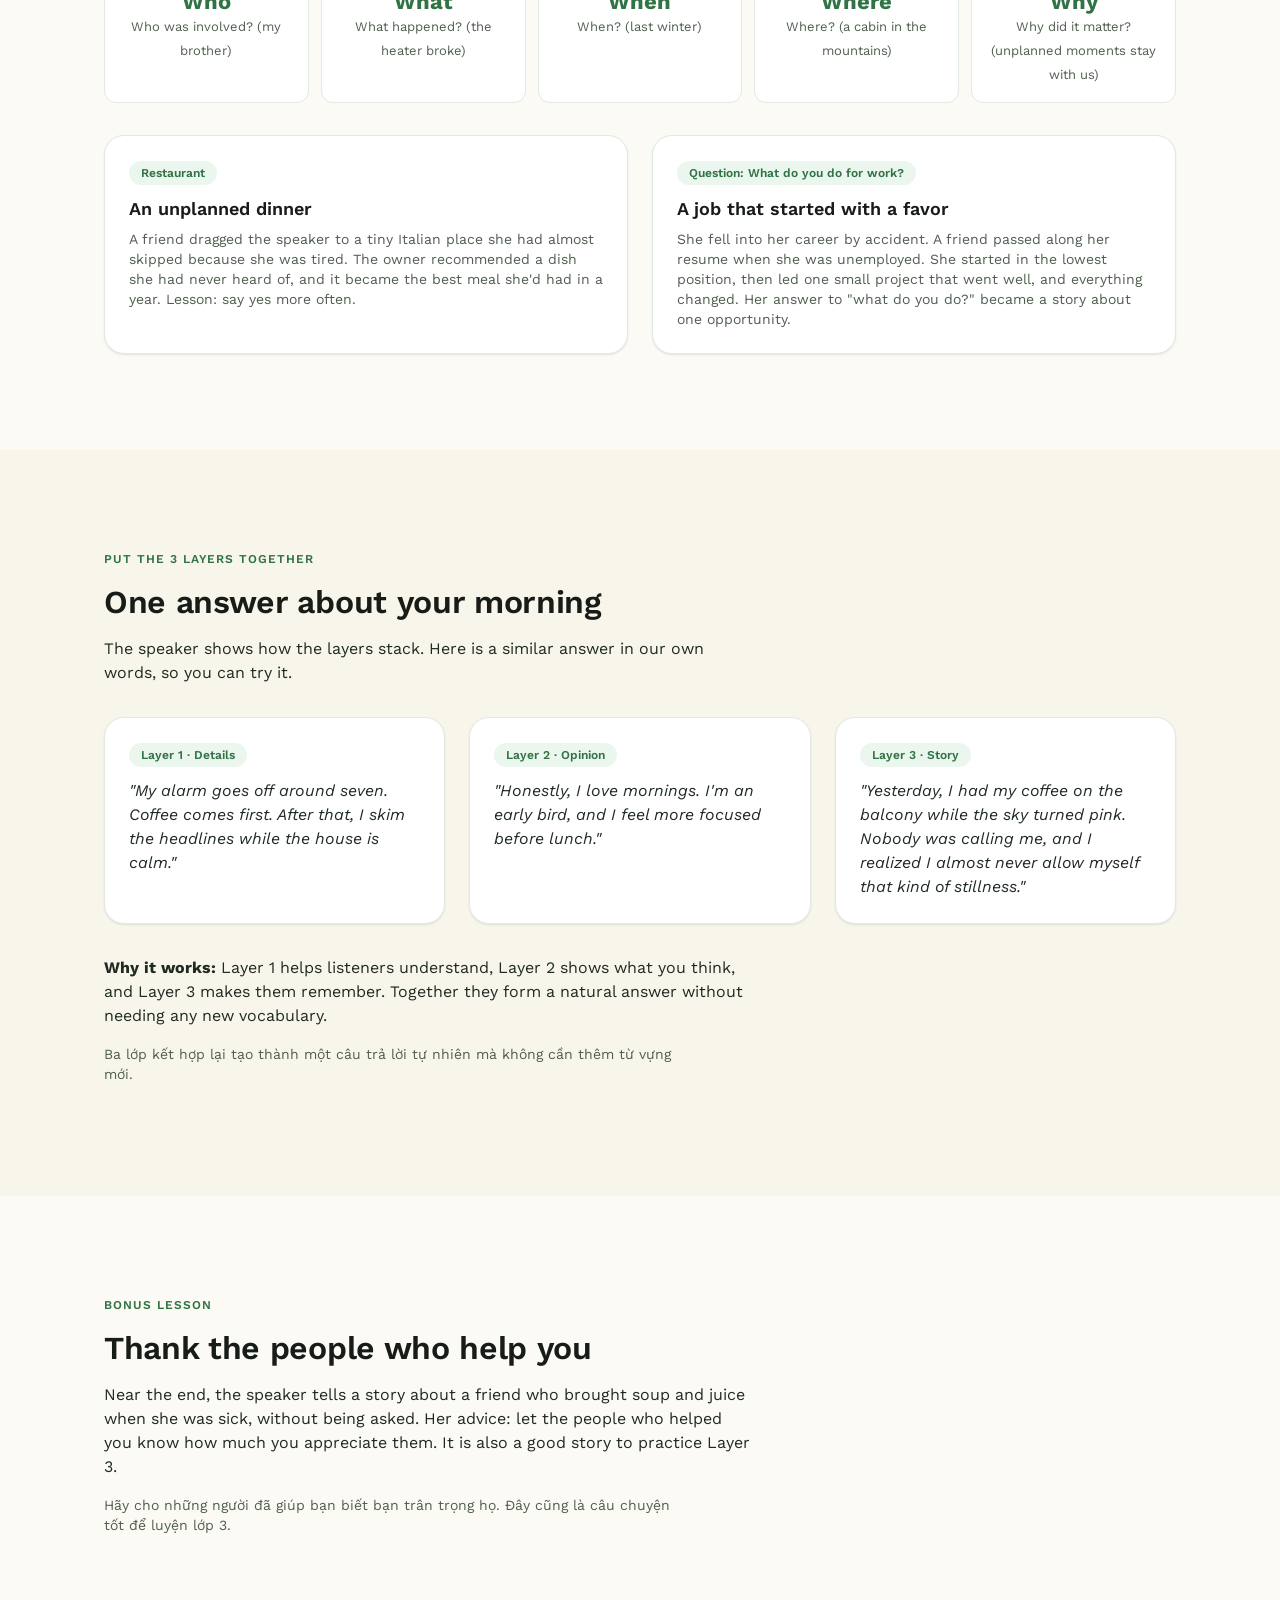
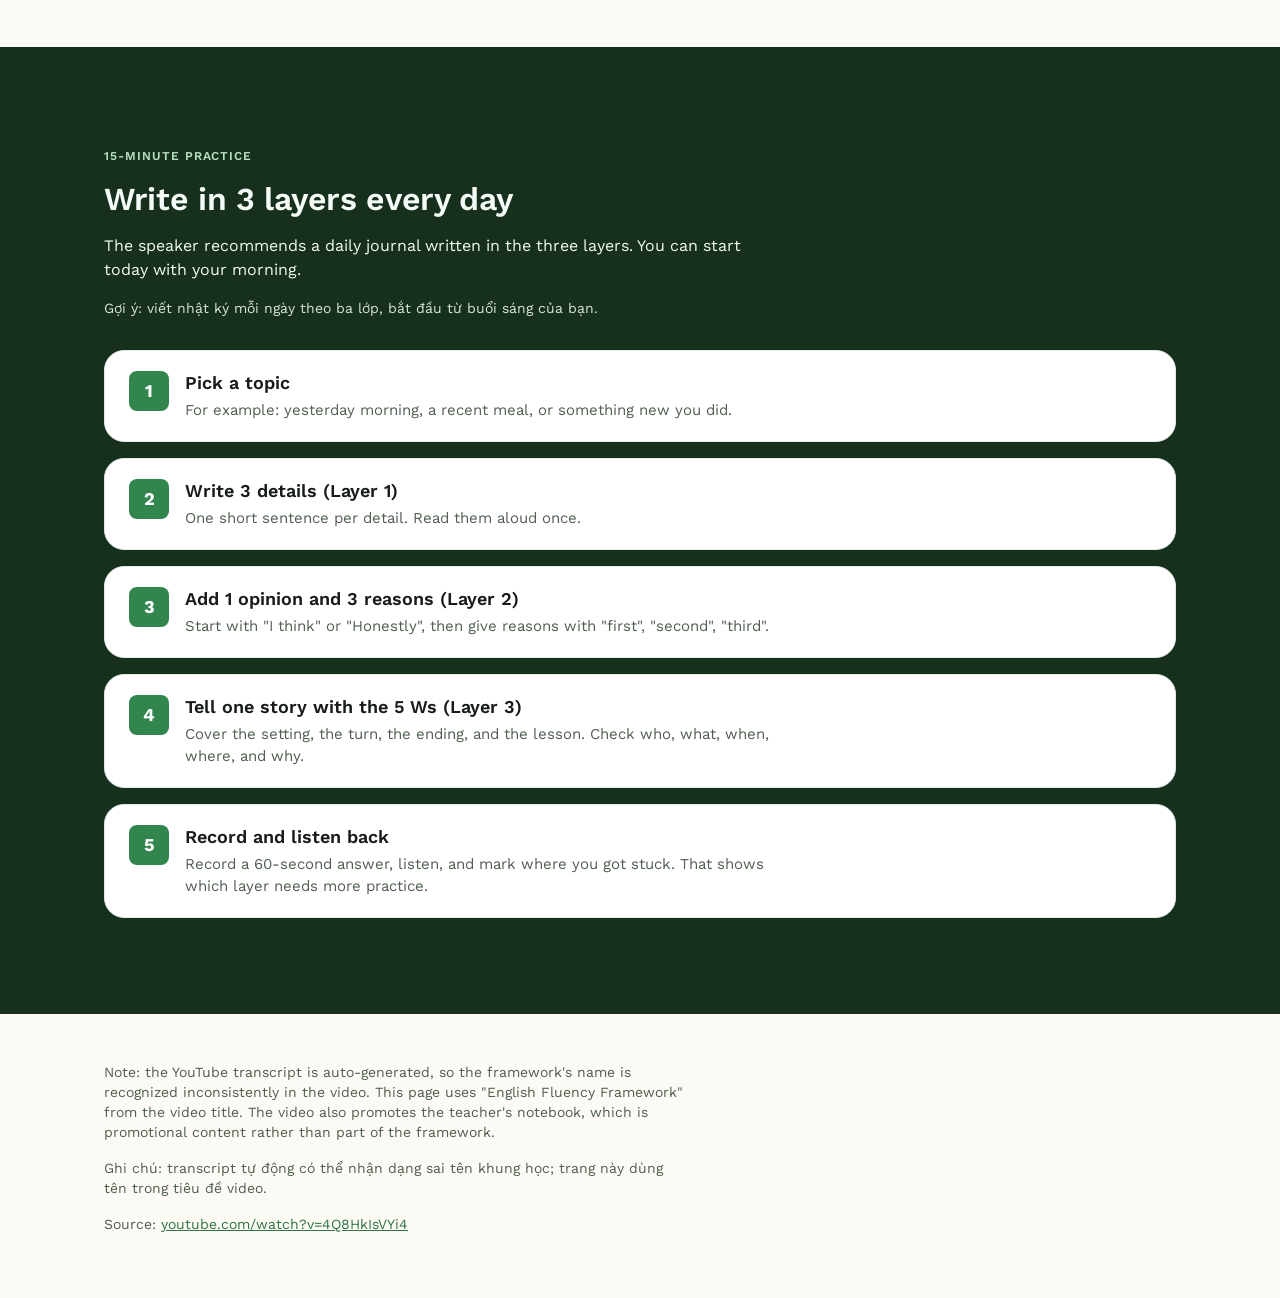
<file: lessons/english-fluency-framework.html>
<!DOCTYPE html>
<html lang="en">
<head>
<meta charset="UTF-8">
<meta name="viewport" content="width=device-width, initial-scale=1">
<title>English Fluency Framework: 3 Layers to Speak Fluently</title>
<link href="https://fonts.googleapis.com/css2?family=Work+Sans:wght@400;500;600;700&display=swap&subset=vietnamese" rel="stylesheet">
<style>
:root{
  --green-900:#17301d; --green-700:#317345; --green-600:#32854d; --green-500:#4a9b60; --green-300:#b8e0c2; --green-100:#ebf6ee;
  --cream-50:#fbfaf5; --cream-100:#f8f6ea;
  --amber-700:#8a6421; --amber-50:#fbf3e0;
  --ink-900:#171c18; --ink-700:#1f2a22; --ink-500:#505e4f;
  --white:#ffffff; --line:#e1eae5; --line-strong:#84968a;
  --r-sm:8px; --r-md:12px; --r-lg:20px; --r-full:999px;
  --shadow-sm:0 1px 2px rgba(23,28,24,.06), 0 1px 3px rgba(23,28,24,.04);
}
*{box-sizing:border-box}
html{scroll-behavior:smooth}
body{margin:0;background:var(--cream-50);color:var(--ink-700);font-family:"Work Sans",system-ui,sans-serif;font-size:16px;line-height:24px}
.wrap{max-width:1120px;margin:0 auto;padding:0 24px}
section{padding:96px 0}
@media(max-width:720px){section{padding:64px 0}.wrap{padding:0 16px}}
.bg-alt{background:var(--cream-100)}
.inverse{background:var(--green-900);color:#f4faf6}
h1,h2,h3{color:var(--ink-900);margin:0}
.inverse h2{color:#f4faf6}
.eyebrow{display:inline-block;font-size:12px;line-height:16px;font-weight:600;letter-spacing:.08em;text-transform:uppercase;color:var(--green-700);margin-bottom:16px}
.inverse .eyebrow{color:var(--green-300)}
h1{font-size:56px;line-height:60px;font-weight:700;letter-spacing:-.03em;max-width:820px}
h2{font-size:32px;line-height:38px;font-weight:600;letter-spacing:-.01em;margin-bottom:16px}
h3{font-size:22px;line-height:28px;font-weight:600;margin-bottom:8px}
.lead{font-size:18px;line-height:28px;color:var(--ink-500);max-width:640px;margin:24px 0 0}
.accent{color:var(--green-600)}
.inverse .accent{color:var(--green-300)}
@media(max-width:720px){h1{font-size:40px;line-height:44px}h2{font-size:28px;line-height:34px}}
p{margin:0 0 16px;max-width:65ch}
.muted{color:var(--ink-500);font-size:14px;line-height:20px}
.vi{color:var(--ink-500);font-size:14px;line-height:20px;font-style:normal;border-left:none}
.inverse .vi{color:#d5e6d9}
.note{background:var(--amber-50);border-radius:var(--r-md);padding:12px 16px;color:var(--ink-700);font-size:14px;line-height:20px;margin-top:12px}
.note b{color:var(--amber-700)}

/* header / nav */
header.top{position:sticky;top:0;z-index:10;background:rgba(251,250,245,.92);backdrop-filter:blur(8px);border-bottom:1px solid var(--line)}
header.top .wrap{display:flex;align-items:center;justify-content:space-between;height:64px;gap:16px}
.brand{font-weight:700;color:var(--green-900);font-size:16px}
nav a{color:var(--ink-500);text-decoration:none;font-size:14px;margin-left:20px;font-weight:500}
nav a:hover{color:var(--green-700)}
@media(max-width:720px){nav a{display:none}}

/* buttons */
.btn{display:inline-flex;align-items:center;gap:8px;height:48px;padding:0 24px;border-radius:var(--r-md);font:600 16px/24px "Work Sans",sans-serif;text-decoration:none;border:1.5px solid transparent;cursor:pointer}
.btn--primary{background:var(--green-600);color:#fff}
.btn--primary:hover{background:var(--green-700)}
.btn--secondary{background:transparent;color:var(--green-700);border-color:var(--line-strong)}
.btn:focus-visible{outline:2px solid var(--green-500);outline-offset:2px}

/* hero */
.hero{padding:112px 0 96px}
@media(max-width:720px){.hero{padding:64px 0}}
.hero-actions{display:flex;gap:12px;flex-wrap:wrap;margin-top:32px}
.hero-meta{margin-top:24px;font-size:14px;color:var(--ink-500)}

/* stats */
.stats{display:grid;grid-template-columns:repeat(3,1fr);gap:24px}
.stat{padding:8px 0}
.stat b{display:block;font-size:32px;line-height:36px;font-weight:600;color:var(--green-300)}
.stat span{color:#d5e6d9;font-size:14px;line-height:20px}
@media(max-width:720px){.stats{grid-template-columns:1fr}}

/* cards */
.grid-2{display:grid;grid-template-columns:repeat(2,1fr);gap:24px}
.grid-3{display:grid;grid-template-columns:repeat(3,1fr);gap:24px}
@media(max-width:900px){.grid-3{grid-template-columns:1fr 1fr}}
@media(max-width:720px){.grid-2,.grid-3{grid-template-columns:1fr}}
.card{background:var(--white);border:1px solid var(--line);border-radius:var(--r-lg);padding:28px;box-shadow:var(--shadow-sm)}
.icon{width:40px;height:40px;border-radius:var(--r-sm);background:var(--green-100);color:var(--green-700);display:grid;place-items:center;font-weight:700;margin-bottom:16px}
.chip{display:inline-block;font-size:12px;line-height:16px;font-weight:600;padding:4px 12px;border-radius:var(--r-full);background:var(--green-100);color:var(--green-700)}

/* layer blocks */
.layer-head{display:flex;gap:16px;align-items:flex-start;margin-bottom:32px}
.layer-num{flex:0 0 56px;height:56px;border-radius:var(--r-md);background:var(--green-600);color:#fff;display:grid;place-items:center;font-size:24px;font-weight:700}
.formula{font-weight:600;color:var(--green-900);background:var(--green-100);border-radius:var(--r-md);padding:16px 20px;margin:16px 0 24px;display:inline-block}
.example{background:var(--white);border:1px solid var(--line);border-radius:var(--r-lg);padding:24px;box-shadow:var(--shadow-sm)}
.example h3{font-size:18px;line-height:24px}
.dont,.do{border-radius:var(--r-md);padding:14px 16px;margin-top:12px;font-size:15px;line-height:22px}
.dont{background:var(--cream-100);color:var(--ink-500)}
.do{background:var(--green-100);color:var(--ink-900)}
.tag{font-size:12px;font-weight:600;letter-spacing:.04em;text-transform:uppercase;display:block;margin-bottom:4px}
.dont .tag{color:var(--ink-500)}
.do .tag{color:var(--green-700)}
.en{font-style:italic}
.check{list-style:none;padding:0;margin:0}

/* 5W */
.fiveW{display:grid;grid-template-columns:repeat(5,1fr);gap:12px;margin-top:24px}
.fiveW div{background:var(--white);border:1px solid var(--line);border-radius:var(--r-md);padding:16px;text-align:center}
.fiveW b{display:block;font-size:22px;color:var(--green-700)}
.fiveW span{font-size:13px;line-height:18px;color:var(--ink-500)}
@media(max-width:720px){.fiveW{grid-template-columns:1fr 1fr}}

/* steps */
.steps{counter-reset:s;display:grid;gap:16px}
.step{display:flex;gap:16px;background:var(--white);border:1px solid var(--line);border-radius:var(--r-lg);padding:20px 24px}
.step::before{counter-increment:s;content:counter(s);flex:0 0 40px;height:40px;border-radius:var(--r-sm);background:var(--green-600);color:#fff;display:grid;place-items:center;font-weight:700;font-size:18px;line-height:40px;text-align:center}
.step h3{font-size:18px;line-height:24px;margin-bottom:4px}
.step p{margin:0;color:var(--ink-500);font-size:15px;line-height:22px}

.callout{background:var(--amber-50);border-radius:var(--r-lg);padding:24px 28px;color:var(--ink-700)}
.callout h3{color:var(--amber-700);font-size:18px}
footer{padding:48px 0;font-size:14px;color:var(--ink-500)}
footer a{color:var(--green-700)}
</style>
</head>
<body>

<header class="top">
  <div class="wrap">
    <a class="brand" href="../index.html" style="text-decoration:none">← Minh's Lab</a>
    <nav>
      <a href="#problem">The problem</a>
      <a href="#layer-1">Layer 1</a>
      <a href="#layer-2">Layer 2</a>
      <a href="#layer-3">Layer 3</a>
      <a href="#combine">Combine</a>
      <a href="#practice">Practice</a>
    </nav>
  </div>
</header>

<section class="hero">
  <div class="wrap">
    <span class="eyebrow">English Fluency Framework</span>
    <h1>Speak English fluently with <span class="accent">3 layers</span></h1>
    <p class="lead">Native speakers don't know more words than you. They were taught a structure for answering: give three details, add an opinion with reasons, then tell a true story.</p>
    <div class="hero-actions">
      <a class="btn btn--primary" href="#layer-1">See the 3 layers</a>
      <a class="btn btn--secondary" href="https://www.youtube.com/watch?v=4Q8HkIsVYi4" target="_blank" rel="noopener">Watch the video</a>
    </div>
    <p class="hero-meta">Source: YouTube video by Tiffani, an English teacher. Based on an auto-generated transcript and summarized in our own words.</p>
  </div>
</section>

<section id="problem" class="inverse">
  <div class="wrap">
    <span class="eyebrow">Why you freeze</span>
    <h2>You answer in one breath, then go silent</h2>
    <p>Someone asks, <em>"How was your weekend?"</em> and you reply, <em>"It was good."</em> The answer ends, and the conversation dies with it. The problem is not your vocabulary. It is how you structure the answer.</p>
    <p class="vi">Vấn đề không nằm ở từ vựng mà ở cách tổ chức câu trả lời.</p>
    <div class="stats" style="margin-top:40px">
      <div class="stat"><b>3 layers</b><span>Details → Opinion → Story</span></div>
      <div class="stat"><b>3 points</b><span>Each layer is built on groups of three</span></div>
      <div class="stat"><b>5 Ws</b><span>Who, what, when, where, why: anchors for your story</span></div>
    </div>
  </div>
</section>

<section id="layer-1">
  <div class="wrap">
    <div class="layer-head">
      <div class="layer-num">1</div>
      <div>
        <span class="eyebrow">Layer 1 · Details</span>
        <h2>Give three details, not one</h2>
        <p>Native speakers rarely stop at one sentence. On a topic, they instinctively add three details. Three is enough to sound full, but short enough that you never ramble.</p>
        <p class="vi">Người bản xứ thường đưa ra ba chi tiết: đủ đầy nhưng không lan man.</p>
      </div>
    </div>
    <div class="formula">Topic → Detail 1 → Detail 2 → Detail 3</div>

    <div class="grid-2">
      <div class="example">
        <span class="chip">Question: How was your weekend?</span>
        <h3 style="margin-top:12px">Weekend</h3>
        <div class="dont"><span class="tag">Too short</span><span class="en">"It was good."</span></div>
        <div class="do"><span class="tag">Layer 1</span><span class="en">"I had dinner with my old roommates downtown. On Sunday, I tidied up the whole flat. And I slept in until almost noon."</span></div>
      </div>
      <div class="example">
        <span class="chip">Topic: a trip</span>
        <h3 style="margin-top:12px">Road trip to the coast</h3>
        <div class="do"><span class="tag">Three details</span><span class="en">"We took a road trip to the coast for three days. We slept in a beach house with a tiny kitchen. The evenings were windy, but the sunsets were stunning."</span></div>
        <p class="muted" style="margin-top:12px">Each sentence answers one question: where, where we stayed, and what the weather was like.</p>
      </div>
      <div class="example">
        <span class="chip">Topic: a restaurant</span>
        <h3 style="margin-top:12px">A bistro near my office</h3>
        <div class="do"><span class="tag">Three details</span><span class="en">"There's a little bistro two streets from my office. Their bread is baked in-house every morning. It costs a bit more than fast food, but the staff are very friendly."</span></div>
      </div>
      <div class="example">
        <span class="chip">Topic: a new hobby</span>
        <h3 style="margin-top:12px">Swimming</h3>
        <div class="do"><span class="tag">Three details</span><span class="en">"I started swimming laps this spring. I go to the pool three times a week. And I can already swim twenty lengths without stopping."</span></div>
      </div>
    </div>

    <div class="note"><b>Also works for common questions:</b> the speaker uses this same structure for "What's your hometown like?" (location, climate, food), "What do you do for work?" (main role, daily tasks, workplace), and for describing your morning, afternoon, and evening.</div>
  </div>
</section>

<section id="layer-2" class="bg-alt">
  <div class="wrap">
    <div class="layer-head">
      <div class="layer-num">2</div>
      <div>
        <span class="eyebrow">Layer 2 · Opinion + 3 reasons</span>
        <h2>Share an opinion, then give three reasons</h2>
        <p>Layer 1 makes you understood. Layer 2 makes you interesting. Instead of only describing things, you take a position and back it up, the same structure used in school essays.</p>
        <p class="vi">Lớp 1 giúp người nghe hiểu bạn; lớp 2 giúp họ thấy được quan điểm và cá tính của bạn.</p>
      </div>
    </div>
    <div class="formula">Opinion (I think / Honestly…) → Reason 1 → Reason 2 → Reason 3</div>

    <div class="grid-2">
      <div class="example">
        <span class="chip">Trip</span>
        <h3 style="margin-top:12px">Opinion: the trip was exactly what I needed</h3>
        <div class="do"><span class="en">"Honestly, that trip was exactly what I needed. The place was peaceful, so my mind could slow down. The fresh air helped me sleep better. And the cozy evenings were my favorite part."</span></div>
      </div>
      <div class="example">
        <span class="chip">Work</span>
        <h3 style="margin-top:12px">Opinion: I like my job</h3>
        <div class="do"><span class="en">"Honestly, I like my work a lot. It challenges my imagination every week. My colleagues help me when I'm stuck. And I pick up new skills all the time."</span></div>
      </div>
      <div class="example">
        <span class="chip">Morning</span>
        <h3 style="margin-top:12px">Opinion: I'm a morning person</h3>
        <div class="do"><span class="en">"Honestly, I'm a fan of the early hours. Things are calm before the rest of the world wakes up. I think more clearly before noon. And starting early gives my whole day a head start."</span></div>
      </div>
      <div class="example">
        <span class="chip">Afternoon</span>
        <h3 style="margin-top:12px">A less positive opinion</h3>
        <p class="muted" style="margin-bottom:8px">Your opinion doesn't have to be positive. The structure stays the same.</p>
        <div class="do"><span class="en">"Honestly, afternoons are my hardest time. My energy drops after lunch. My calendar is usually full of calls. And by four o'clock the day feels endless."</span></div>
      </div>
    </div>
    <div class="callout" style="margin-top:32px">
      <h3>Tip</h3>
      <p style="margin:0">An opinion can be neutral or negative, as long as you give a clear reason. The key is saying "what I think and why," not just describing what happened.</p>
      <p class="vi" style="margin:8px 0 0">Mẹo: quan điểm có thể trung lập hoặc tiêu cực, miễn là có lý do rõ ràng.</p>
    </div>
  </div>
</section>

<section id="layer-3">
  <div class="wrap">
    <div class="layer-head">
      <div class="layer-num">3</div>
      <div>
        <span class="eyebrow">Layer 3 · Personal story + 5 Ws</span>
        <h2>Tell a true story</h2>
        <p>This is the layer that makes listeners stop evaluating your English and start listening to you. Most learners tell a story in one flat sentence. A real story has shape: a setting, people, a moment where something goes wrong or shifts, and how it ended.</p>
        <p class="vi">Một câu chuyện thật có bối cảnh, nhân vật, một bước ngoặt và kết thúc.</p>
      </div>
    </div>

    <div class="grid-3" style="margin-bottom:32px">
      <div class="card"><div class="icon">1</div><h3>Setting</h3><p class="muted" style="font-size:15px">Where and when it happened, and who was there.</p></div>
      <div class="card"><div class="icon">2</div><h3>Turn</h3><p class="muted" style="font-size:15px">What went wrong or surprised you.</p></div>
      <div class="card"><div class="icon">3</div><h3>Ending &amp; lesson</h3><p class="muted" style="font-size:15px">How it turned out and what you learned.</p></div>
    </div>

    <div class="example" style="margin-bottom:32px">
      <span class="chip">Speaker's example: a winter cabin trip</span>
      <h3 style="margin-top:12px">The broken heater</h3>
      <p class="muted" style="margin:0 0 12px">The speaker and her brother rented a mountain cabin one winter. The heater broke on the first night, so they wrapped up in blankets and laughed until the early hours. That glitch became the best memory of the trip, and it reminded her that unplanned moments are the ones we keep.</p>
      <p class="vi">Bối cảnh (cabin mùa đông) → Biến cố (máy sưởi hỏng) → Kết thúc (cả hai cười đến khuya và đó là kỷ niệm đẹp nhất).</p>
      <p class="muted" style="margin-top:12px">Try writing your own story with the same three parts.</p>
    </div>

    <h3>Add the 5 Ws so nothing is missing</h3>
    <p>After the story, the speaker checks five anchors so the listener has every key detail. The story carries the emotion. The 5 Ws make sure nothing important is missing.</p>
    <div class="fiveW">
      <div><b>Who</b><span>Who was involved? (my brother)</span></div>
      <div><b>What</b><span>What happened? (the heater broke)</span></div>
      <div><b>When</b><span>When? (last winter)</span></div>
      <div><b>Where</b><span>Where? (a cabin in the mountains)</span></div>
      <div><b>Why</b><span>Why did it matter? (unplanned moments stay with us)</span></div>
    </div>

    <div class="grid-2" style="margin-top:32px">
      <div class="example">
        <span class="chip">Restaurant</span>
        <h3 style="margin-top:12px">An unplanned dinner</h3>
        <p class="muted" style="margin:0">A friend dragged the speaker to a tiny Italian place she had almost skipped because she was tired. The owner recommended a dish she had never heard of, and it became the best meal she'd had in a year. Lesson: say yes more often.</p>
      </div>
      <div class="example">
        <span class="chip">Question: What do you do for work?</span>
        <h3 style="margin-top:12px">A job that started with a favor</h3>
        <p class="muted" style="margin:0">She fell into her career by accident. A friend passed along her resume when she was unemployed. She started in the lowest position, then led one small project that went well, and everything changed. Her answer to "what do you do?" became a story about one opportunity.</p>
      </div>
    </div>
  </div>
</section>

<section id="combine" class="bg-alt">
  <div class="wrap">
    <span class="eyebrow">Put the 3 layers together</span>
    <h2>One answer about your morning</h2>
    <p>The speaker shows how the layers stack. Here is a similar answer in our own words, so you can try it.</p>
    <div class="grid-3" style="margin-top:32px">
      <div class="example">
        <span class="chip">Layer 1 · Details</span>
        <p class="en" style="margin:12px 0 0">"My alarm goes off around seven. Coffee comes first. After that, I skim the headlines while the house is calm."</p>
      </div>
      <div class="example">
        <span class="chip">Layer 2 · Opinion</span>
        <p class="en" style="margin:12px 0 0">"Honestly, I love mornings. I'm an early bird, and I feel more focused before lunch."</p>
      </div>
      <div class="example">
        <span class="chip">Layer 3 · Story</span>
        <p class="en" style="margin:12px 0 0">"Yesterday, I had my coffee on the balcony while the sky turned pink. Nobody was calling me, and I realized I almost never allow myself that kind of stillness."</p>
      </div>
    </div>
    <p style="margin-top:32px"><strong>Why it works:</strong> Layer 1 helps listeners understand, Layer 2 shows what you think, and Layer 3 makes them remember. Together they form a natural answer without needing any new vocabulary.</p>
    <p class="vi">Ba lớp kết hợp lại tạo thành một câu trả lời tự nhiên mà không cần thêm từ vựng mới.</p>
  </div>
</section>

<section>
  <div class="wrap">
    <span class="eyebrow">Bonus lesson</span>
    <h2>Thank the people who help you</h2>
    <p>Near the end, the speaker tells a story about a friend who brought soup and juice when she was sick, without being asked. Her advice: let the people who helped you know how much you appreciate them. It is also a good story to practice Layer 3.</p>
    <p class="vi">Hãy cho những người đã giúp bạn biết bạn trân trọng họ. Đây cũng là câu chuyện tốt để luyện lớp 3.</p>
  </div>
</section>

<section id="practice" class="inverse">
  <div class="wrap">
    <span class="eyebrow">15-minute practice</span>
    <h2>Write in 3 layers every day</h2>
    <p>The speaker recommends a daily journal written in the three layers. You can start today with your morning.</p>
    <p class="vi">Gợi ý: viết nhật ký mỗi ngày theo ba lớp, bắt đầu từ buổi sáng của bạn.</p>
    <div class="steps" style="margin-top:32px">
      <div class="step"><div><h3>Pick a topic</h3><p>For example: yesterday morning, a recent meal, or something new you did.</p></div></div>
      <div class="step"><div><h3>Write 3 details (Layer 1)</h3><p>One short sentence per detail. Read them aloud once.</p></div></div>
      <div class="step"><div><h3>Add 1 opinion and 3 reasons (Layer 2)</h3><p>Start with "I think" or "Honestly", then give reasons with "first", "second", "third".</p></div></div>
      <div class="step"><div><h3>Tell one story with the 5 Ws (Layer 3)</h3><p>Cover the setting, the turn, the ending, and the lesson. Check who, what, when, where, and why.</p></div></div>
      <div class="step"><div><h3>Record and listen back</h3><p>Record a 60-second answer, listen, and mark where you got stuck. That shows which layer needs more practice.</p></div></div>
    </div>
  </div>
</section>

<footer>
  <div class="wrap">
    <p class="muted">Note: the YouTube transcript is auto-generated, so the framework's name is recognized inconsistently in the video. This page uses "English Fluency Framework" from the video title. The video also promotes the teacher's notebook, which is promotional content rather than part of the framework.</p>
    <p class="vi">Ghi chú: transcript tự động có thể nhận dạng sai tên khung học; trang này dùng tên trong tiêu đề video.</p>
    <p class="muted">Source: <a href="https://www.youtube.com/watch?v=4Q8HkIsVYi4" target="_blank" rel="noopener">youtube.com/watch?v=4Q8HkIsVYi4</a></p>
  </div>
</footer>

</body>
</html>
</file>
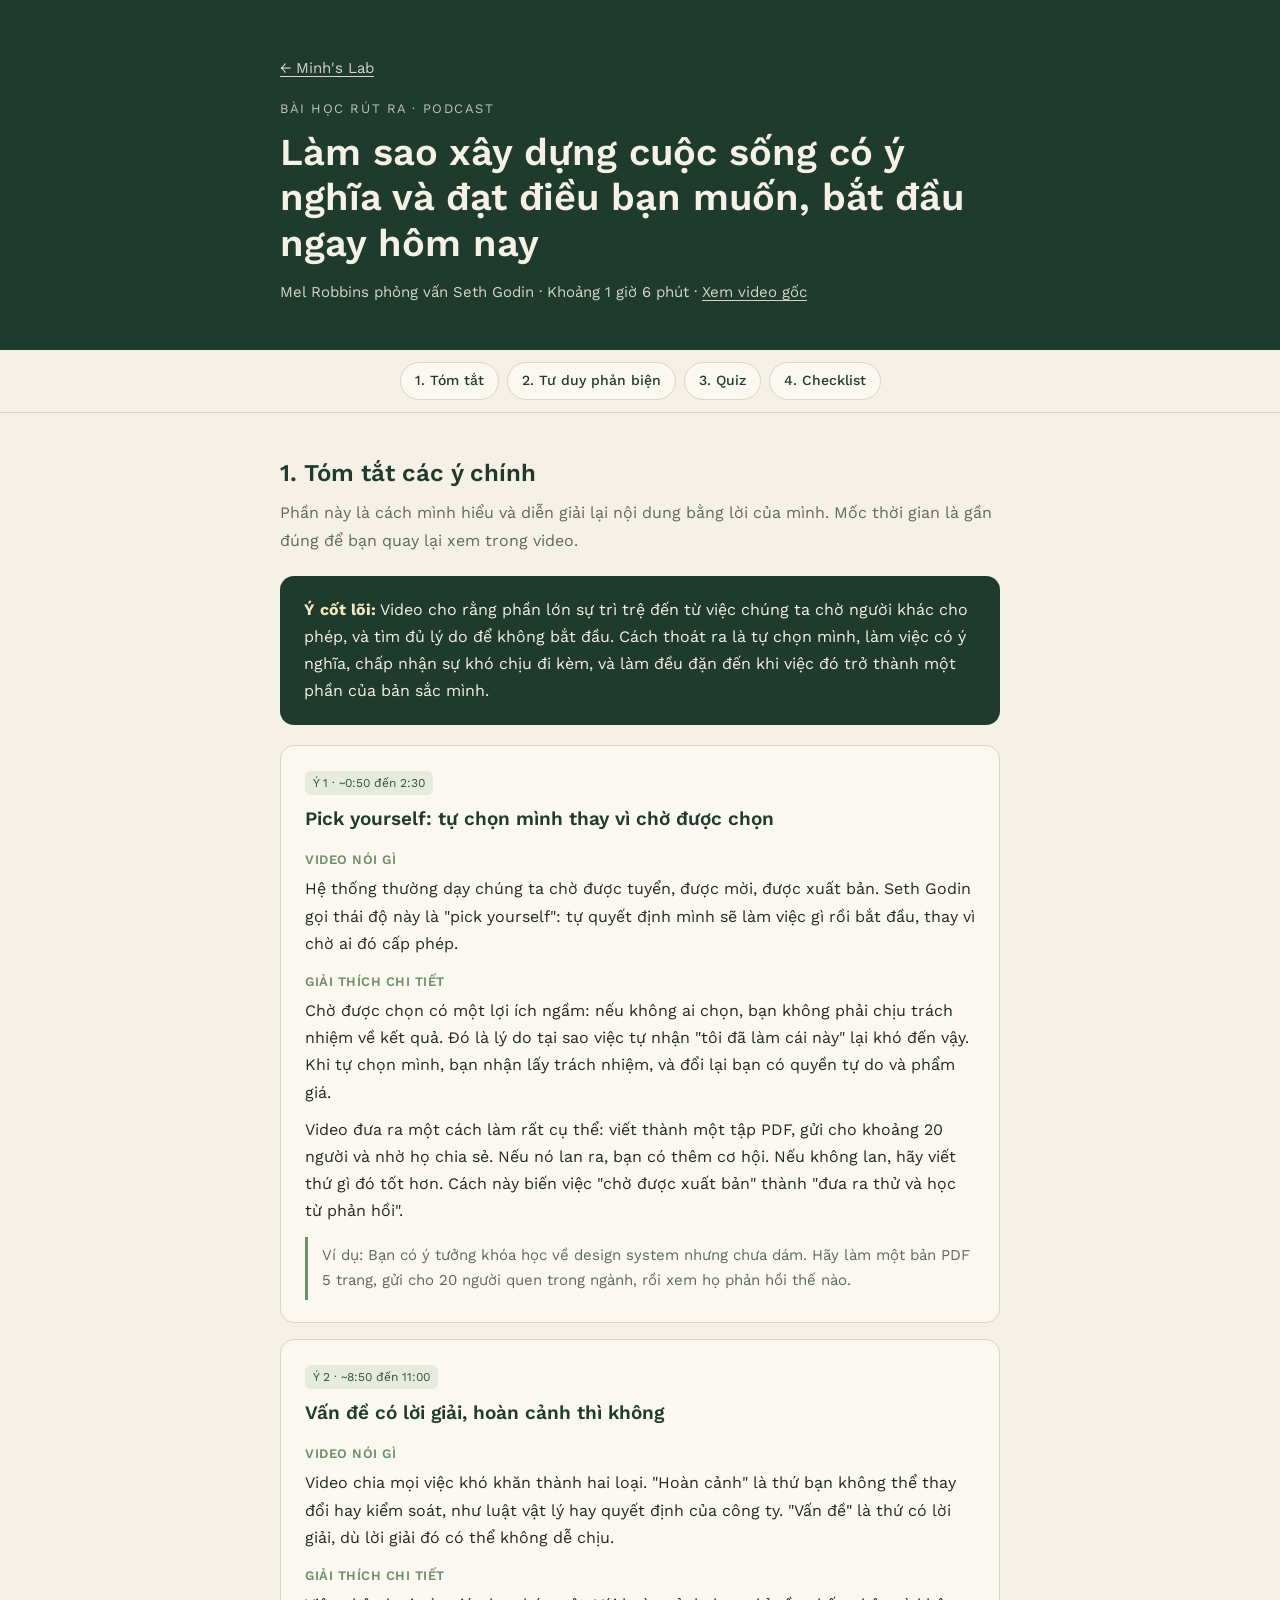
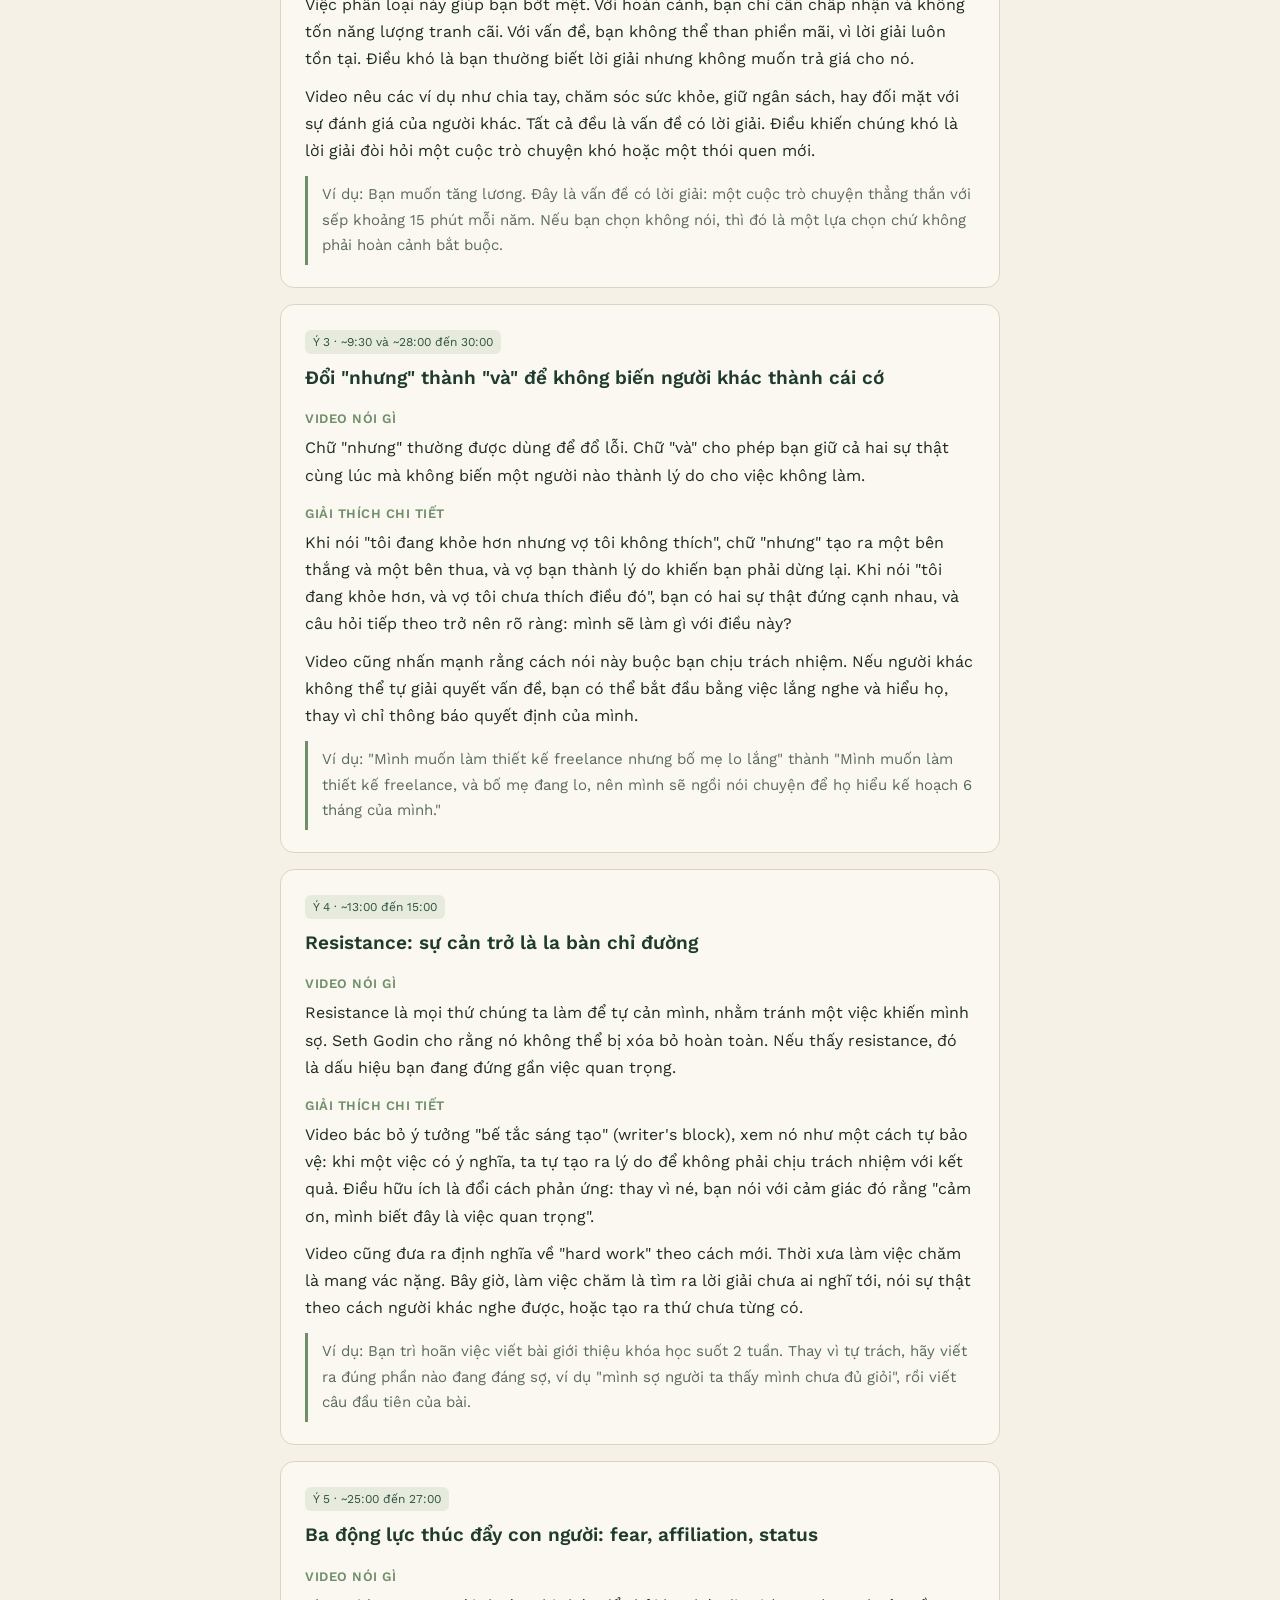
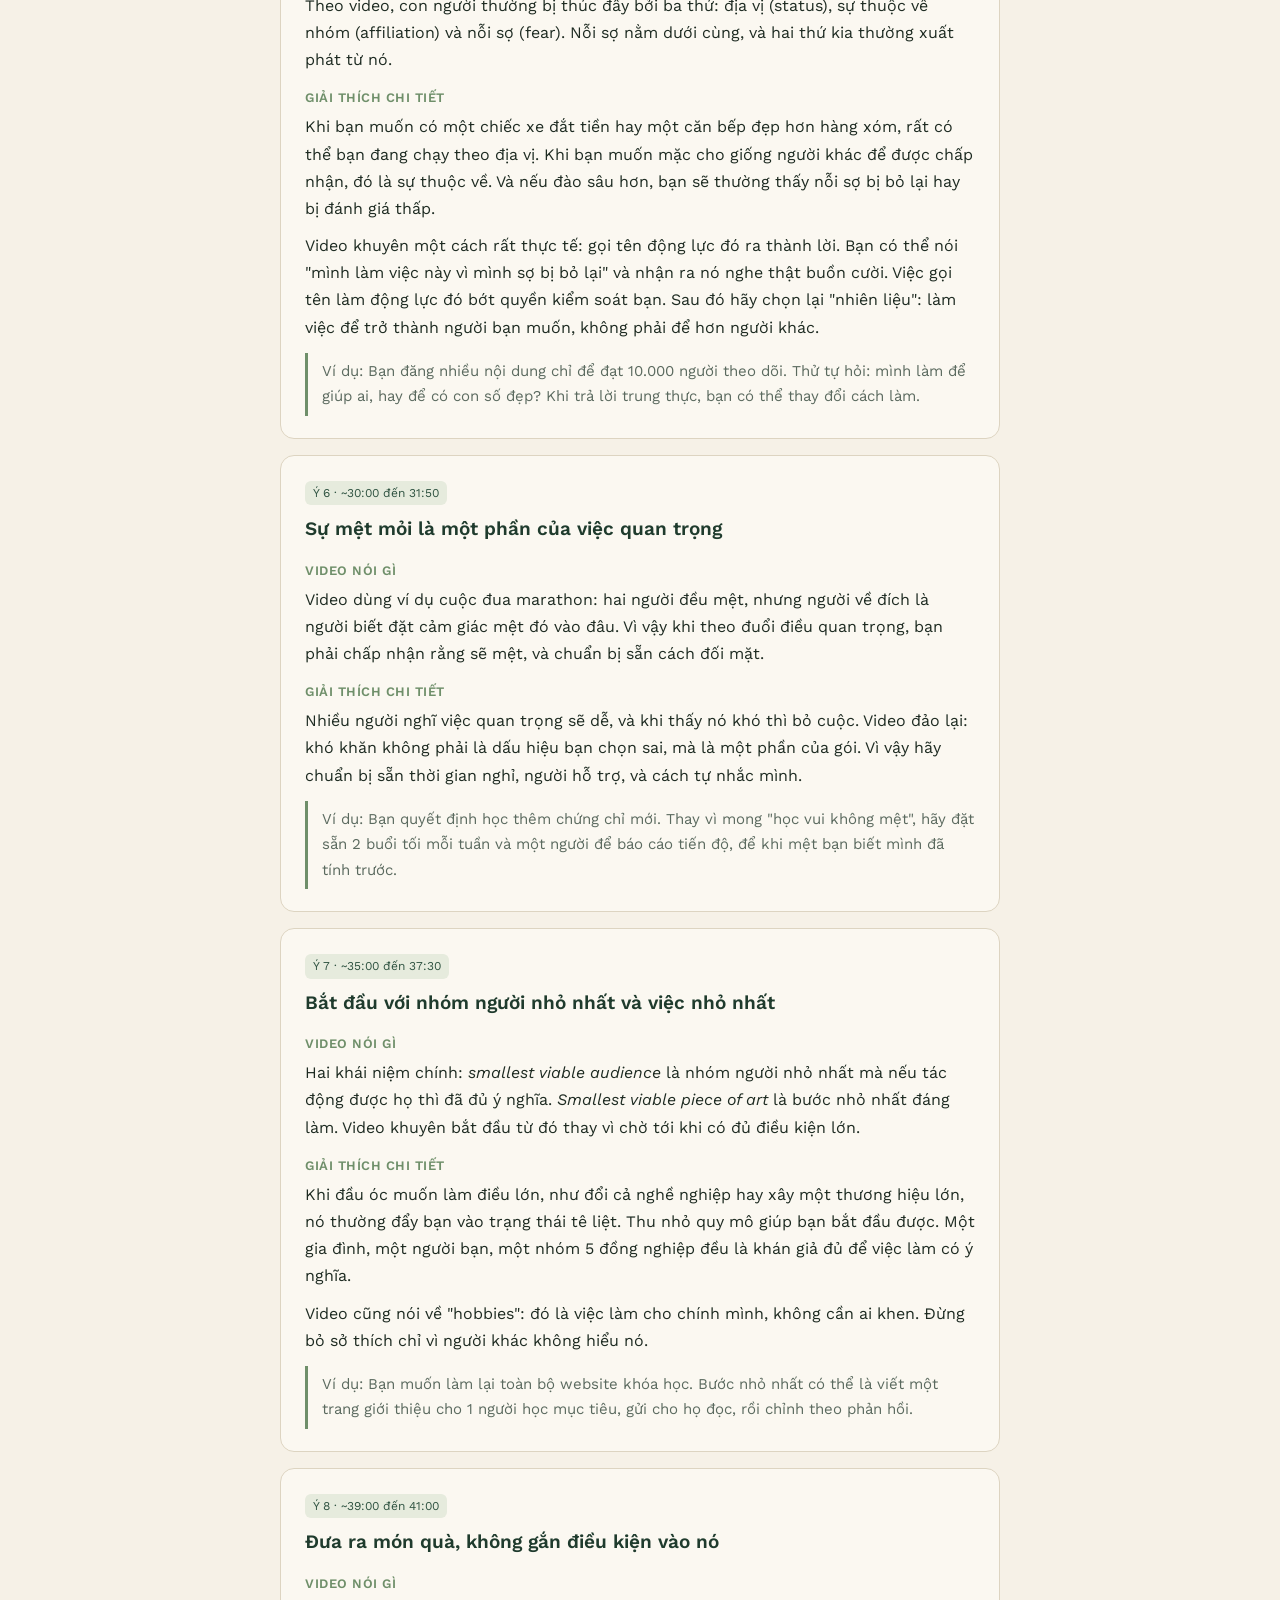
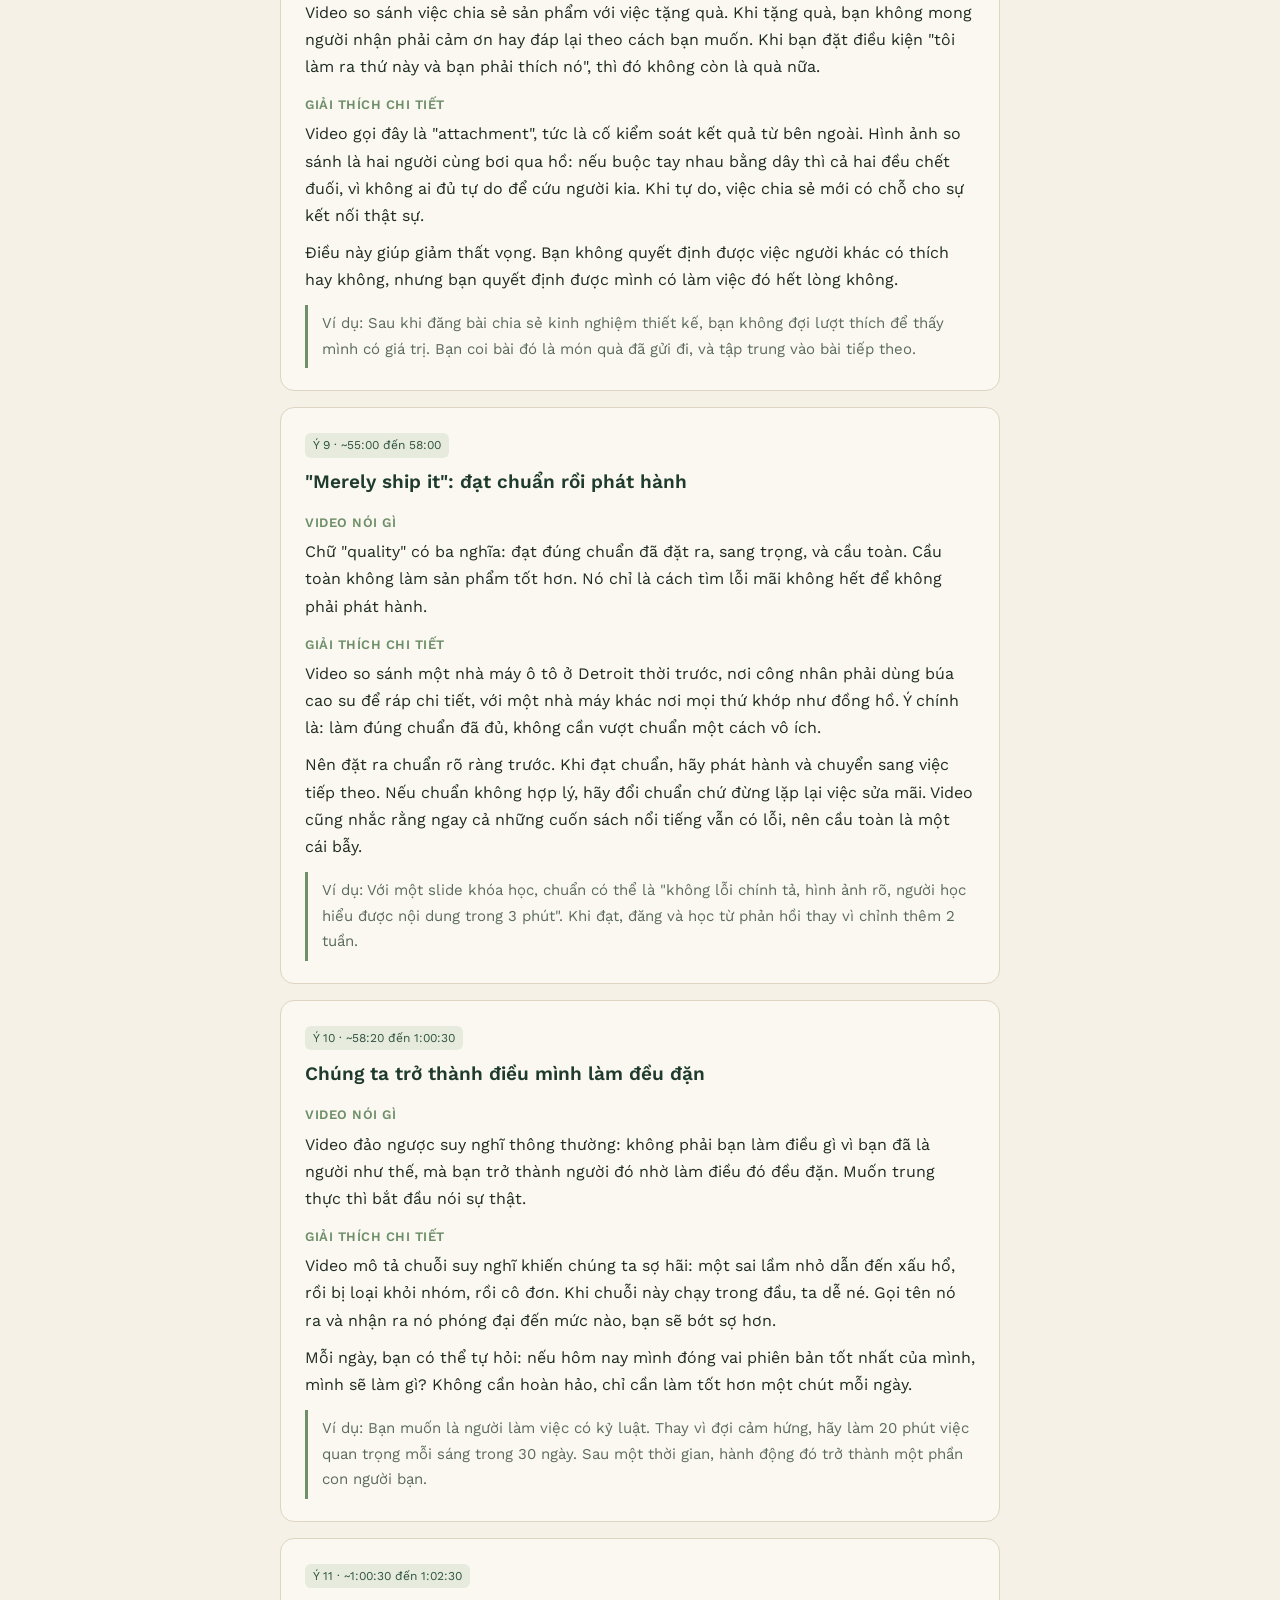
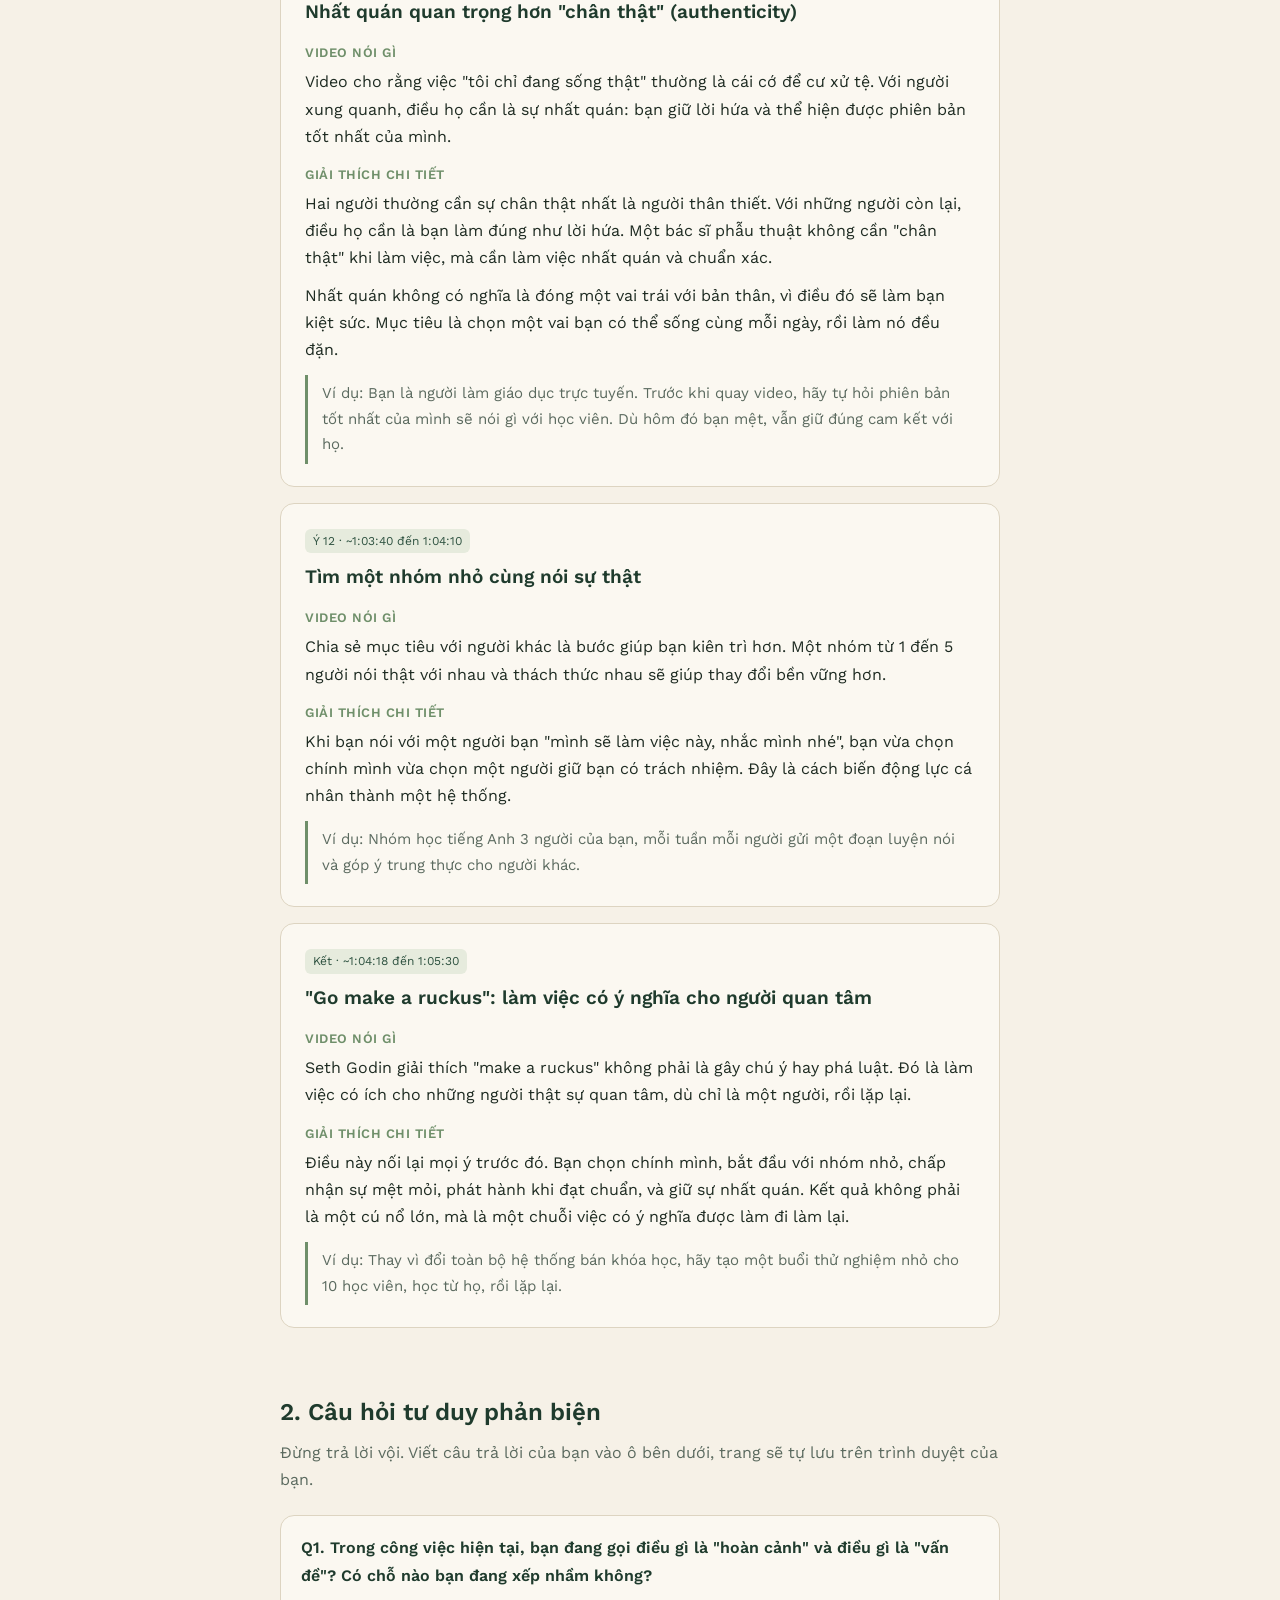
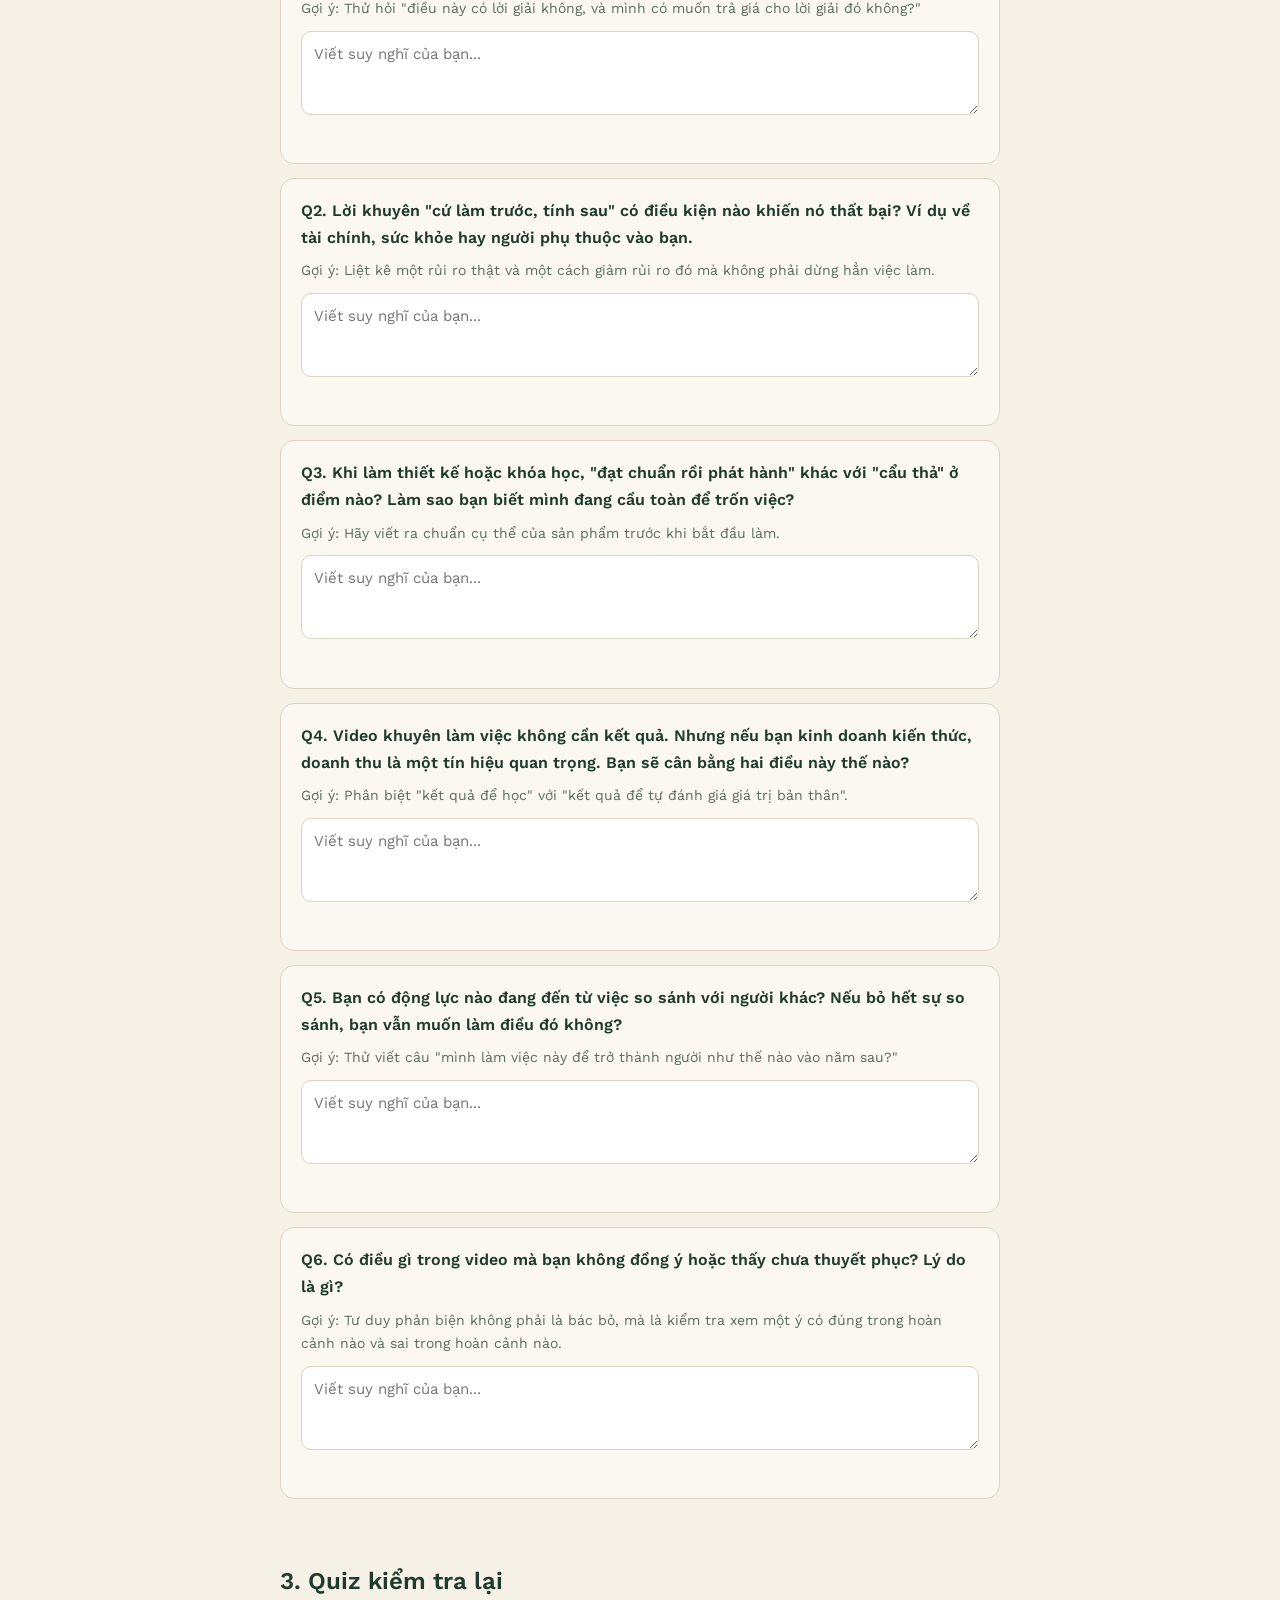
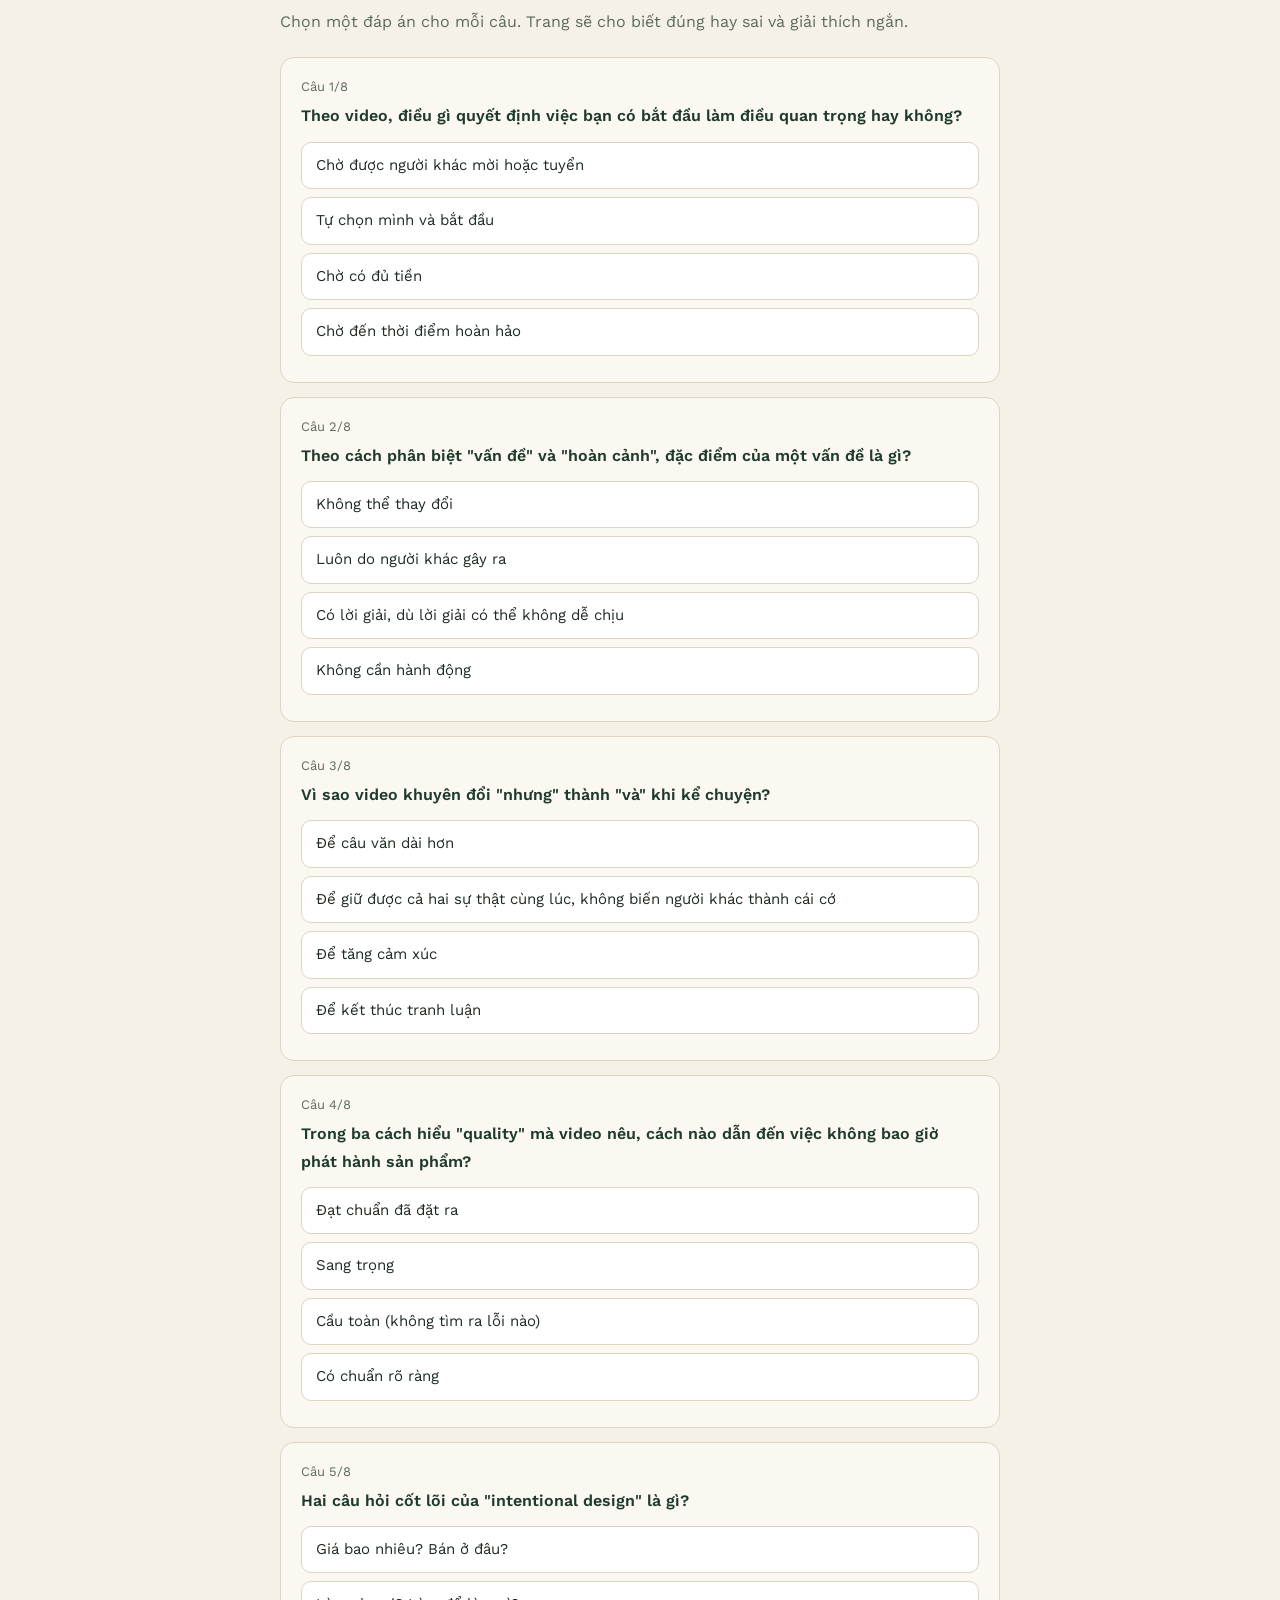
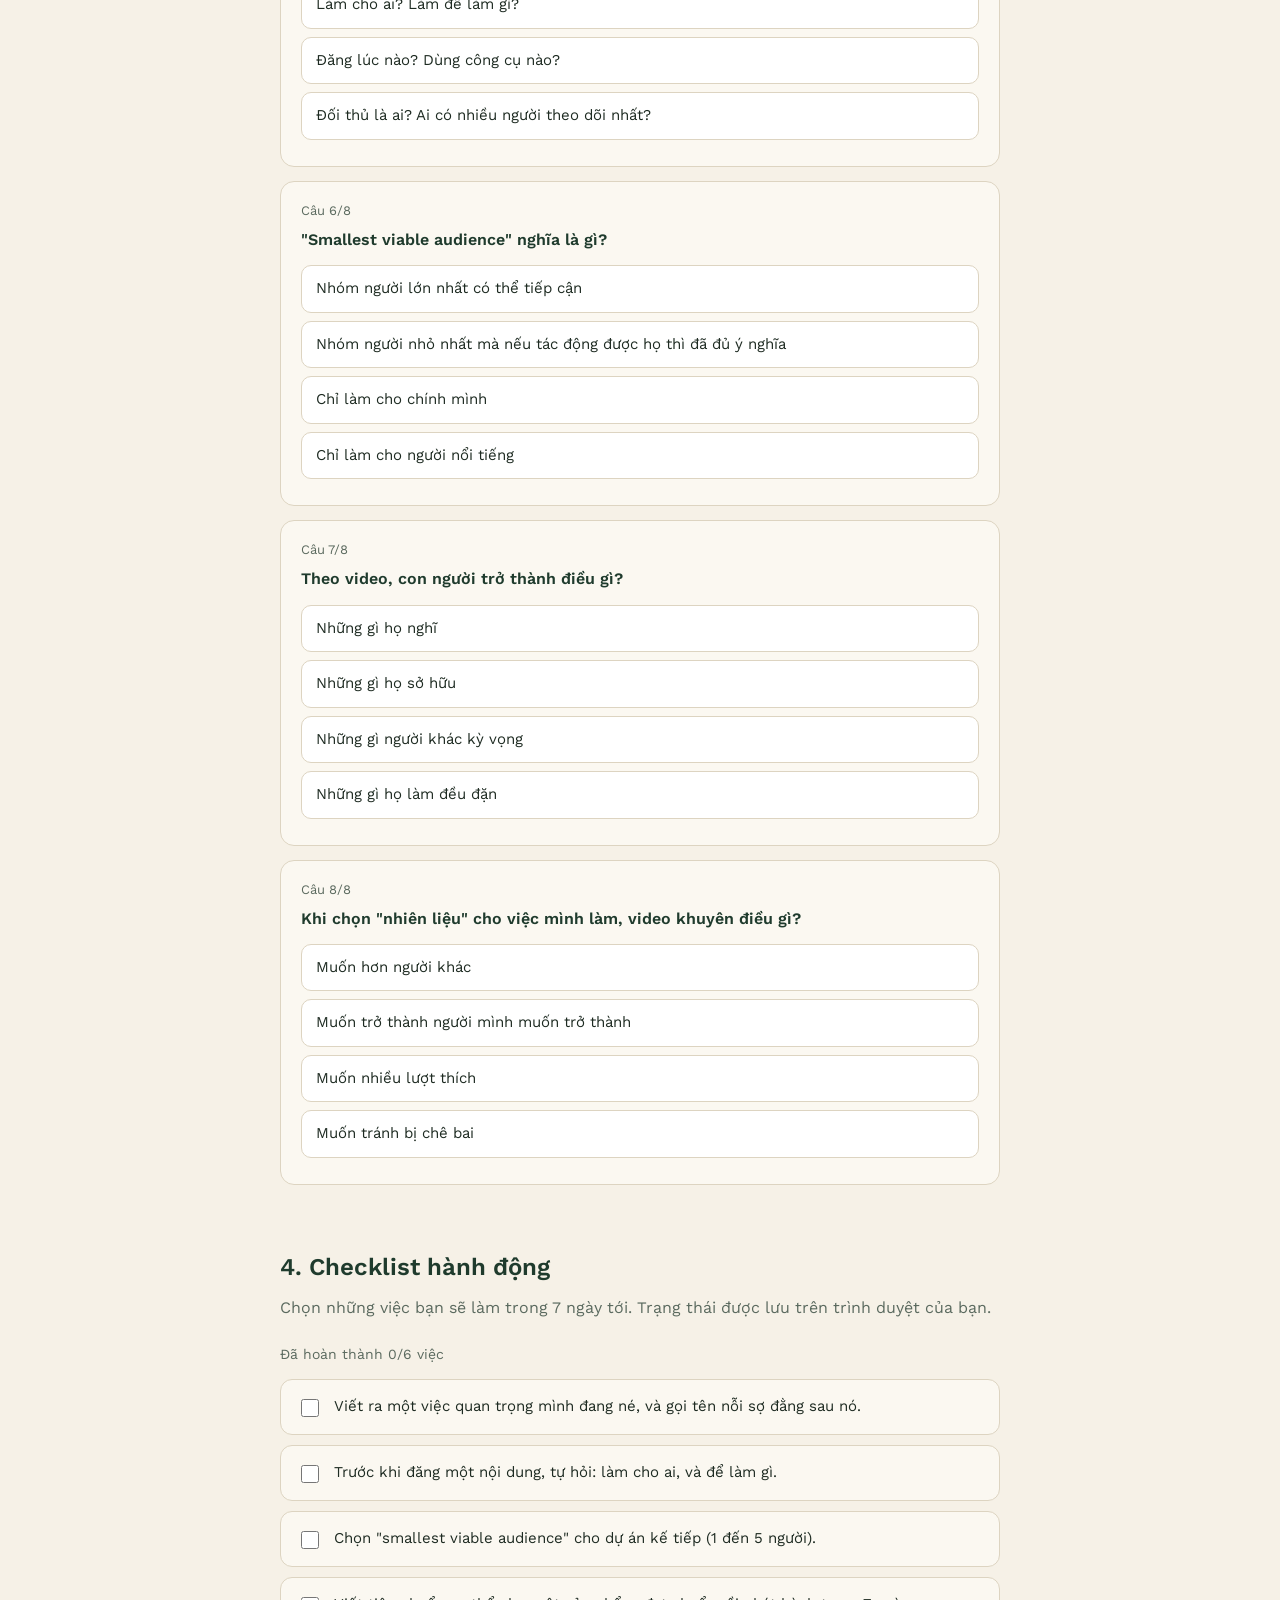
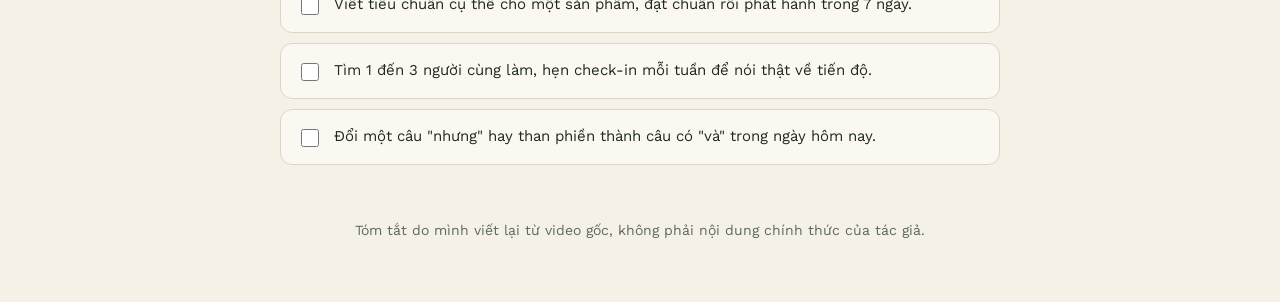
<file: lessons/mel-robbins-seth-godin-build-a-life-that-matters.html>
<!DOCTYPE html>
<html lang="vi">
<head>
<meta charset="UTF-8">
<meta name="viewport" content="width=device-width, initial-scale=1.0">
<title>Bài học từ Mel Robbins × Seth Godin: Build a Life That Matters</title>
<link rel="preconnect" href="https://fonts.googleapis.com">
<link rel="preconnect" href="https://fonts.gstatic.com" crossorigin>
<link href="https://fonts.googleapis.com/css2?family=Work+Sans:wght@400;500;600;700&display=swap" rel="stylesheet">
<style>
  :root {
    --forest: #1F3B2D;
    --forest-soft: #2E5240;
    --sage: #6F8F6A;
    --cream: #F6F1E7;
    --paper: #FBF8F1;
    --line: #DDD4C1;
    --ink: #1E2B22;
    --muted: #5B6A5F;
    --done: #3F7A55;
    --wrong: #9A4A3A;
  }
  * { box-sizing: border-box; }
  html { scroll-behavior: smooth; }
  body {
    margin: 0;
    font-family: "Work Sans", system-ui, -apple-system, "Segoe UI", sans-serif;
    background: var(--cream);
    color: var(--ink);
    line-height: 1.7;
    font-size: 16px;
  }
  .wrap { max-width: 760px; margin: 0 auto; padding: 0 20px; }

  header.hero {
    background: var(--forest);
    color: var(--cream);
    padding: 56px 0 44px;
  }
  header.hero .eyebrow {
    font-size: 13px; letter-spacing: .12em; text-transform: uppercase;
    opacity: .75; margin: 0 0 10px;
  }
  header.hero h1 {
    font-size: clamp(26px, 4.4vw, 38px);
    line-height: 1.2; margin: 0 0 14px; font-weight: 600;
  }
  header.hero p.meta { margin: 0; opacity: .85; font-size: 15px; }
  header.hero a { color: var(--cream); text-decoration: underline; text-underline-offset: 3px; }

  nav.steps {
    position: sticky; top: 0; z-index: 10;
    background: rgba(246,241,231,.94);
    backdrop-filter: blur(6px);
    border-bottom: 1px solid var(--line);
  }
  nav.steps ul {
    list-style: none; margin: 0; padding: 12px 0;
    display: flex; gap: 8px; justify-content: center; flex-wrap: wrap;
  }
  nav.steps a {
    display: inline-block; padding: 6px 14px; border-radius: 999px;
    color: var(--forest); text-decoration: none; font-size: 14px; font-weight: 500;
    border: 1px solid var(--line); background: var(--paper);
  }
  nav.steps a:hover { border-color: var(--sage); }

  section { padding: 40px 0 8px; }
  section h2 {
    font-size: 24px; color: var(--forest); margin: 0 0 6px; font-weight: 600;
  }
  section .lead { color: var(--muted); margin: 0 0 22px; }

  .card {
    background: var(--paper);
    border: 1px solid var(--line);
    border-radius: 14px;
    padding: 22px 24px;
    margin-bottom: 16px;
  }
  .card h3 { margin: 0 0 8px; font-size: 19px; color: var(--forest); font-weight: 600; }
  .card .tag {
    display: inline-block; font-size: 12px; color: var(--forest-soft);
    background: #E6EBDD; border-radius: 6px; padding: 2px 8px; margin-bottom: 8px;
  }
  .card p { margin: 0 0 10px; }
  .card p:last-child { margin-bottom: 0; }
  .card .label {
    display: block; font-size: 13px; font-weight: 600; letter-spacing: .04em;
    text-transform: uppercase; color: var(--sage); margin: 14px 0 4px;
  }
  .card .example {
    border-left: 3px solid var(--sage);
    padding: 6px 0 6px 14px; color: var(--muted); font-size: 15px; margin-top: 12px;
  }
  .card ul { margin: 0 0 10px; padding-left: 20px; }
  .card li { margin-bottom: 4px; }

  .keyidea {
    background: var(--forest); color: var(--cream);
    border-radius: 14px; padding: 20px 24px; margin: 0 0 20px;
  }
  .keyidea strong { color: #F3E7C4; }

  /* Critical thinking */
  .q-block {
    background: var(--paper); border: 1px solid var(--line);
    border-radius: 14px; padding: 18px 20px; margin-bottom: 14px;
  }
  .q-block .q { font-weight: 600; color: var(--forest); margin: 0 0 8px; }
  .q-block .hint { font-size: 14px; color: var(--muted); margin: 0 0 10px; }
  .q-block textarea {
    width: 100%; min-height: 84px; resize: vertical;
    font: inherit; font-size: 15px; color: var(--ink);
    background: #fff; border: 1px solid var(--line); border-radius: 10px;
    padding: 10px 12px;
  }
  .q-block textarea:focus { outline: 2px solid var(--sage); outline-offset: 1px; }
  .saved-note { font-size: 13px; color: var(--muted); margin-top: 4px; min-height: 18px; }

  /* Quiz */
  .quiz-q { background: var(--paper); border: 1px solid var(--line); border-radius: 14px; padding: 18px 20px; margin-bottom: 14px; }
  .quiz-q .n { font-size: 13px; color: var(--muted); margin: 0 0 4px; }
  .quiz-q .q { font-weight: 600; color: var(--forest); margin: 0 0 12px; }
  .opt {
    display: block; width: 100%; text-align: left;
    font: inherit; font-size: 15px; color: var(--ink);
    background: #fff; border: 1px solid var(--line); border-radius: 10px;
    padding: 10px 14px; margin-bottom: 8px; cursor: pointer;
  }
  .opt:hover:not([disabled]) { border-color: var(--sage); }
  .opt[disabled] { cursor: default; }
  .opt.correct { border-color: var(--done); background: #E9F2EA; }
  .opt.wrong { border-color: var(--wrong); background: #F6E9E4; }
  .feedback { font-size: 14px; color: var(--muted); margin: 6px 0 0; min-height: 0; }
  .feedback:empty { display: none; }

  .score-box {
    background: var(--forest); color: var(--cream);
    border-radius: 14px; padding: 20px 22px; margin-top: 8px;
    display: none;
  }
  .score-box.show { display: block; }
  .score-box p { margin: 0 0 12px; }
  .btn {
    font: inherit; font-size: 15px; font-weight: 500;
    background: var(--cream); color: var(--forest);
    border: none; border-radius: 999px; padding: 10px 20px; cursor: pointer;
  }
  .btn:hover { background: #fff; }

  /* Checklist */
  .check {
    display: flex; gap: 12px; align-items: flex-start;
    background: var(--paper); border: 1px solid var(--line);
    border-radius: 12px; padding: 14px 16px; margin-bottom: 10px; cursor: pointer;
  }
  .check input { margin-top: 5px; width: 18px; height: 18px; accent-color: var(--forest); flex: 0 0 auto; }
  .check span { font-size: 15px; }
  .check.done span { text-decoration: line-through; color: var(--muted); }
  .progress { font-size: 14px; color: var(--muted); margin: 0 0 12px; }

  footer { padding: 36px 0 60px; color: var(--muted); font-size: 14px; text-align: center; }

  @media (max-width: 520px) {
    section h2 { font-size: 21px; }
    .card, .q-block, .quiz-q { padding: 16px; }
  }
</style>
</head>
<body>

<header class="hero">
  <div class="wrap">
    <p class="meta" style="margin-bottom:16px"><a href="../index.html">← Minh's Lab</a></p>
    <p class="eyebrow">Bài học rút ra · Podcast</p>
    <h1>Làm sao xây dựng cuộc sống có ý nghĩa và đạt điều bạn muốn, bắt đầu ngay hôm nay</h1>
    <p class="meta">Mel Robbins phỏng vấn Seth Godin · Khoảng 1 giờ 6 phút · <a href="https://www.youtube.com/watch?v=cWZI2RyI9wM" target="_blank" rel="noopener">Xem video gốc</a></p>
  </div>
</header>

<nav class="steps" aria-label="Các phần của trang">
  <ul>
    <li><a href="#tomtat">1. Tóm tắt</a></li>
    <li><a href="#tuduy">2. Tư duy phản biện</a></li>
    <li><a href="#quiz">3. Quiz</a></li>
    <li><a href="#hanhdong">4. Checklist</a></li>
  </ul>
</nav>

<main class="wrap">

<!-- PHẦN 1: TÓM TẮT -->
<section id="tomtat">
  <h2>1. Tóm tắt các ý chính</h2>
  <p class="lead">Phần này là cách mình hiểu và diễn giải lại nội dung bằng lời của mình. Mốc thời gian là gần đúng để bạn quay lại xem trong video.</p>

  <div class="keyidea">
    <strong>Ý cốt lõi:</strong> Video cho rằng phần lớn sự trì trệ đến từ việc chúng ta chờ người khác cho phép, và tìm đủ lý do để không bắt đầu. Cách thoát ra là tự chọn mình, làm việc có ý nghĩa, chấp nhận sự khó chịu đi kèm, và làm đều đặn đến khi việc đó trở thành một phần của bản sắc mình.
  </div>

  <div class="card">
    <span class="tag">Ý 1 · ~0:50 đến 2:30</span>
    <h3>Pick yourself: tự chọn mình thay vì chờ được chọn</h3>
    <span class="label">Video nói gì</span>
    <p>Hệ thống thường dạy chúng ta chờ được tuyển, được mời, được xuất bản. Seth Godin gọi thái độ này là "pick yourself": tự quyết định mình sẽ làm việc gì rồi bắt đầu, thay vì chờ ai đó cấp phép.</p>
    <span class="label">Giải thích chi tiết</span>
    <p>Chờ được chọn có một lợi ích ngầm: nếu không ai chọn, bạn không phải chịu trách nhiệm về kết quả. Đó là lý do tại sao việc tự nhận "tôi đã làm cái này" lại khó đến vậy. Khi tự chọn mình, bạn nhận lấy trách nhiệm, và đổi lại bạn có quyền tự do và phẩm giá.</p>
    <p>Video đưa ra một cách làm rất cụ thể: viết thành một tập PDF, gửi cho khoảng 20 người và nhờ họ chia sẻ. Nếu nó lan ra, bạn có thêm cơ hội. Nếu không lan, hãy viết thứ gì đó tốt hơn. Cách này biến việc "chờ được xuất bản" thành "đưa ra thử và học từ phản hồi".</p>
    <div class="example">Ví dụ: Bạn có ý tưởng khóa học về design system nhưng chưa dám. Hãy làm một bản PDF 5 trang, gửi cho 20 người quen trong ngành, rồi xem họ phản hồi thế nào.</div>
  </div>

  <div class="card">
    <span class="tag">Ý 2 · ~8:50 đến 11:00</span>
    <h3>Vấn đề có lời giải, hoàn cảnh thì không</h3>
    <span class="label">Video nói gì</span>
    <p>Video chia mọi việc khó khăn thành hai loại. "Hoàn cảnh" là thứ bạn không thể thay đổi hay kiểm soát, như luật vật lý hay quyết định của công ty. "Vấn đề" là thứ có lời giải, dù lời giải đó có thể không dễ chịu.</p>
    <span class="label">Giải thích chi tiết</span>
    <p>Việc phân loại này giúp bạn bớt mệt. Với hoàn cảnh, bạn chỉ cần chấp nhận và không tốn năng lượng tranh cãi. Với vấn đề, bạn không thể than phiền mãi, vì lời giải luôn tồn tại. Điều khó là bạn thường biết lời giải nhưng không muốn trả giá cho nó.</p>
    <p>Video nêu các ví dụ như chia tay, chăm sóc sức khỏe, giữ ngân sách, hay đối mặt với sự đánh giá của người khác. Tất cả đều là vấn đề có lời giải. Điều khiến chúng khó là lời giải đòi hỏi một cuộc trò chuyện khó hoặc một thói quen mới.</p>
    <div class="example">Ví dụ: Bạn muốn tăng lương. Đây là vấn đề có lời giải: một cuộc trò chuyện thẳng thắn với sếp khoảng 15 phút mỗi năm. Nếu bạn chọn không nói, thì đó là một lựa chọn chứ không phải hoàn cảnh bắt buộc.</div>
  </div>

  <div class="card">
    <span class="tag">Ý 3 · ~9:30 và ~28:00 đến 30:00</span>
    <h3>Đổi "nhưng" thành "và" để không biến người khác thành cái cớ</h3>
    <span class="label">Video nói gì</span>
    <p>Chữ "nhưng" thường được dùng để đổ lỗi. Chữ "và" cho phép bạn giữ cả hai sự thật cùng lúc mà không biến một người nào thành lý do cho việc không làm.</p>
    <span class="label">Giải thích chi tiết</span>
    <p>Khi nói "tôi đang khỏe hơn nhưng vợ tôi không thích", chữ "nhưng" tạo ra một bên thắng và một bên thua, và vợ bạn thành lý do khiến bạn phải dừng lại. Khi nói "tôi đang khỏe hơn, và vợ tôi chưa thích điều đó", bạn có hai sự thật đứng cạnh nhau, và câu hỏi tiếp theo trở nên rõ ràng: mình sẽ làm gì với điều này?</p>
    <p>Video cũng nhấn mạnh rằng cách nói này buộc bạn chịu trách nhiệm. Nếu người khác không thể tự giải quyết vấn đề, bạn có thể bắt đầu bằng việc lắng nghe và hiểu họ, thay vì chỉ thông báo quyết định của mình.</p>
    <div class="example">Ví dụ: "Mình muốn làm thiết kế freelance nhưng bố mẹ lo lắng" thành "Mình muốn làm thiết kế freelance, và bố mẹ đang lo, nên mình sẽ ngồi nói chuyện để họ hiểu kế hoạch 6 tháng của mình."</div>
  </div>

  <div class="card">
    <span class="tag">Ý 4 · ~13:00 đến 15:00</span>
    <h3>Resistance: sự cản trở là la bàn chỉ đường</h3>
    <span class="label">Video nói gì</span>
    <p>Resistance là mọi thứ chúng ta làm để tự cản mình, nhằm tránh một việc khiến mình sợ. Seth Godin cho rằng nó không thể bị xóa bỏ hoàn toàn. Nếu thấy resistance, đó là dấu hiệu bạn đang đứng gần việc quan trọng.</p>
    <span class="label">Giải thích chi tiết</span>
    <p>Video bác bỏ ý tưởng "bế tắc sáng tạo" (writer's block), xem nó như một cách tự bảo vệ: khi một việc có ý nghĩa, ta tự tạo ra lý do để không phải chịu trách nhiệm với kết quả. Điều hữu ích là đổi cách phản ứng: thay vì né, bạn nói với cảm giác đó rằng "cảm ơn, mình biết đây là việc quan trọng".</p>
    <p>Video cũng đưa ra định nghĩa về "hard work" theo cách mới. Thời xưa làm việc chăm là mang vác nặng. Bây giờ, làm việc chăm là tìm ra lời giải chưa ai nghĩ tới, nói sự thật theo cách người khác nghe được, hoặc tạo ra thứ chưa từng có.</p>
    <div class="example">Ví dụ: Bạn trì hoãn việc viết bài giới thiệu khóa học suốt 2 tuần. Thay vì tự trách, hãy viết ra đúng phần nào đang đáng sợ, ví dụ "mình sợ người ta thấy mình chưa đủ giỏi", rồi viết câu đầu tiên của bài.</div>
  </div>

  <div class="card">
    <span class="tag">Ý 5 · ~25:00 đến 27:00</span>
    <h3>Ba động lực thúc đẩy con người: fear, affiliation, status</h3>
    <span class="label">Video nói gì</span>
    <p>Theo video, con người thường bị thúc đẩy bởi ba thứ: địa vị (status), sự thuộc về nhóm (affiliation) và nỗi sợ (fear). Nỗi sợ nằm dưới cùng, và hai thứ kia thường xuất phát từ nó.</p>
    <span class="label">Giải thích chi tiết</span>
    <p>Khi bạn muốn có một chiếc xe đắt tiền hay một căn bếp đẹp hơn hàng xóm, rất có thể bạn đang chạy theo địa vị. Khi bạn muốn mặc cho giống người khác để được chấp nhận, đó là sự thuộc về. Và nếu đào sâu hơn, bạn sẽ thường thấy nỗi sợ bị bỏ lại hay bị đánh giá thấp.</p>
    <p>Video khuyên một cách rất thực tế: gọi tên động lực đó ra thành lời. Bạn có thể nói "mình làm việc này vì mình sợ bị bỏ lại" và nhận ra nó nghe thật buồn cười. Việc gọi tên làm động lực đó bớt quyền kiểm soát bạn. Sau đó hãy chọn lại "nhiên liệu": làm việc để trở thành người bạn muốn, không phải để hơn người khác.</p>
    <div class="example">Ví dụ: Bạn đăng nhiều nội dung chỉ để đạt 10.000 người theo dõi. Thử tự hỏi: mình làm để giúp ai, hay để có con số đẹp? Khi trả lời trung thực, bạn có thể thay đổi cách làm.</div>
  </div>

  <div class="card">
    <span class="tag">Ý 6 · ~30:00 đến 31:50</span>
    <h3>Sự mệt mỏi là một phần của việc quan trọng</h3>
    <span class="label">Video nói gì</span>
    <p>Video dùng ví dụ cuộc đua marathon: hai người đều mệt, nhưng người về đích là người biết đặt cảm giác mệt đó vào đâu. Vì vậy khi theo đuổi điều quan trọng, bạn phải chấp nhận rằng sẽ mệt, và chuẩn bị sẵn cách đối mặt.</p>
    <span class="label">Giải thích chi tiết</span>
    <p>Nhiều người nghĩ việc quan trọng sẽ dễ, và khi thấy nó khó thì bỏ cuộc. Video đảo lại: khó khăn không phải là dấu hiệu bạn chọn sai, mà là một phần của gói. Vì vậy hãy chuẩn bị sẵn thời gian nghỉ, người hỗ trợ, và cách tự nhắc mình.</p>
    <div class="example">Ví dụ: Bạn quyết định học thêm chứng chỉ mới. Thay vì mong "học vui không mệt", hãy đặt sẵn 2 buổi tối mỗi tuần và một người để báo cáo tiến độ, để khi mệt bạn biết mình đã tính trước.</div>
  </div>

  <div class="card">
    <span class="tag">Ý 7 · ~35:00 đến 37:30</span>
    <h3>Bắt đầu với nhóm người nhỏ nhất và việc nhỏ nhất</h3>
    <span class="label">Video nói gì</span>
    <p>Hai khái niệm chính: <em>smallest viable audience</em> là nhóm người nhỏ nhất mà nếu tác động được họ thì đã đủ ý nghĩa. <em>Smallest viable piece of art</em> là bước nhỏ nhất đáng làm. Video khuyên bắt đầu từ đó thay vì chờ tới khi có đủ điều kiện lớn.</p>
    <span class="label">Giải thích chi tiết</span>
    <p>Khi đầu óc muốn làm điều lớn, như đổi cả nghề nghiệp hay xây một thương hiệu lớn, nó thường đẩy bạn vào trạng thái tê liệt. Thu nhỏ quy mô giúp bạn bắt đầu được. Một gia đình, một người bạn, một nhóm 5 đồng nghiệp đều là khán giả đủ để việc làm có ý nghĩa.</p>
    <p>Video cũng nói về "hobbies": đó là việc làm cho chính mình, không cần ai khen. Đừng bỏ sở thích chỉ vì người khác không hiểu nó.</p>
    <div class="example">Ví dụ: Bạn muốn làm lại toàn bộ website khóa học. Bước nhỏ nhất có thể là viết một trang giới thiệu cho 1 người học mục tiêu, gửi cho họ đọc, rồi chỉnh theo phản hồi.</div>
  </div>

  <div class="card">
    <span class="tag">Ý 8 · ~39:00 đến 41:00</span>
    <h3>Đưa ra món quà, không gắn điều kiện vào nó</h3>
    <span class="label">Video nói gì</span>
    <p>Video so sánh việc chia sẻ sản phẩm với việc tặng quà. Khi tặng quà, bạn không mong người nhận phải cảm ơn hay đáp lại theo cách bạn muốn. Khi bạn đặt điều kiện "tôi làm ra thứ này và bạn phải thích nó", thì đó không còn là quà nữa.</p>
    <span class="label">Giải thích chi tiết</span>
    <p>Video gọi đây là "attachment", tức là cố kiểm soát kết quả từ bên ngoài. Hình ảnh so sánh là hai người cùng bơi qua hồ: nếu buộc tay nhau bằng dây thì cả hai đều chết đuối, vì không ai đủ tự do để cứu người kia. Khi tự do, việc chia sẻ mới có chỗ cho sự kết nối thật sự.</p>
    <p>Điều này giúp giảm thất vọng. Bạn không quyết định được việc người khác có thích hay không, nhưng bạn quyết định được mình có làm việc đó hết lòng không.</p>
    <div class="example">Ví dụ: Sau khi đăng bài chia sẻ kinh nghiệm thiết kế, bạn không đợi lượt thích để thấy mình có giá trị. Bạn coi bài đó là món quà đã gửi đi, và tập trung vào bài tiếp theo.</div>
  </div>

  <div class="card">
    <span class="tag">Ý 9 · ~55:00 đến 58:00</span>
    <h3>"Merely ship it": đạt chuẩn rồi phát hành</h3>
    <span class="label">Video nói gì</span>
    <p>Chữ "quality" có ba nghĩa: đạt đúng chuẩn đã đặt ra, sang trọng, và cầu toàn. Cầu toàn không làm sản phẩm tốt hơn. Nó chỉ là cách tìm lỗi mãi không hết để không phải phát hành.</p>
    <span class="label">Giải thích chi tiết</span>
    <p>Video so sánh một nhà máy ô tô ở Detroit thời trước, nơi công nhân phải dùng búa cao su để ráp chi tiết, với một nhà máy khác nơi mọi thứ khớp như đồng hồ. Ý chính là: làm đúng chuẩn đã đủ, không cần vượt chuẩn một cách vô ích.</p>
    <p>Nên đặt ra chuẩn rõ ràng trước. Khi đạt chuẩn, hãy phát hành và chuyển sang việc tiếp theo. Nếu chuẩn không hợp lý, hãy đổi chuẩn chứ đừng lặp lại việc sửa mãi. Video cũng nhắc rằng ngay cả những cuốn sách nổi tiếng vẫn có lỗi, nên cầu toàn là một cái bẫy.</p>
    <div class="example">Ví dụ: Với một slide khóa học, chuẩn có thể là "không lỗi chính tả, hình ảnh rõ, người học hiểu được nội dung trong 3 phút". Khi đạt, đăng và học từ phản hồi thay vì chỉnh thêm 2 tuần.</div>
  </div>

  <div class="card">
    <span class="tag">Ý 10 · ~58:20 đến 1:00:30</span>
    <h3>Chúng ta trở thành điều mình làm đều đặn</h3>
    <span class="label">Video nói gì</span>
    <p>Video đảo ngược suy nghĩ thông thường: không phải bạn làm điều gì vì bạn đã là người như thế, mà bạn trở thành người đó nhờ làm điều đó đều đặn. Muốn trung thực thì bắt đầu nói sự thật.</p>
    <span class="label">Giải thích chi tiết</span>
    <p>Video mô tả chuỗi suy nghĩ khiến chúng ta sợ hãi: một sai lầm nhỏ dẫn đến xấu hổ, rồi bị loại khỏi nhóm, rồi cô đơn. Khi chuỗi này chạy trong đầu, ta dễ né. Gọi tên nó ra và nhận ra nó phóng đại đến mức nào, bạn sẽ bớt sợ hơn.</p>
    <p>Mỗi ngày, bạn có thể tự hỏi: nếu hôm nay mình đóng vai phiên bản tốt nhất của mình, mình sẽ làm gì? Không cần hoàn hảo, chỉ cần làm tốt hơn một chút mỗi ngày.</p>
    <div class="example">Ví dụ: Bạn muốn là người làm việc có kỷ luật. Thay vì đợi cảm hứng, hãy làm 20 phút việc quan trọng mỗi sáng trong 30 ngày. Sau một thời gian, hành động đó trở thành một phần con người bạn.</div>
  </div>

  <div class="card">
    <span class="tag">Ý 11 · ~1:00:30 đến 1:02:30</span>
    <h3>Nhất quán quan trọng hơn "chân thật" (authenticity)</h3>
    <span class="label">Video nói gì</span>
    <p>Video cho rằng việc "tôi chỉ đang sống thật" thường là cái cớ để cư xử tệ. Với người xung quanh, điều họ cần là sự nhất quán: bạn giữ lời hứa và thể hiện được phiên bản tốt nhất của mình.</p>
    <span class="label">Giải thích chi tiết</span>
    <p>Hai người thường cần sự chân thật nhất là người thân thiết. Với những người còn lại, điều họ cần là bạn làm đúng như lời hứa. Một bác sĩ phẫu thuật không cần "chân thật" khi làm việc, mà cần làm việc nhất quán và chuẩn xác.</p>
    <p>Nhất quán không có nghĩa là đóng một vai trái với bản thân, vì điều đó sẽ làm bạn kiệt sức. Mục tiêu là chọn một vai bạn có thể sống cùng mỗi ngày, rồi làm nó đều đặn.</p>
    <div class="example">Ví dụ: Bạn là người làm giáo dục trực tuyến. Trước khi quay video, hãy tự hỏi phiên bản tốt nhất của mình sẽ nói gì với học viên. Dù hôm đó bạn mệt, vẫn giữ đúng cam kết với họ.</div>
  </div>

  <div class="card">
    <span class="tag">Ý 12 · ~1:03:40 đến 1:04:10</span>
    <h3>Tìm một nhóm nhỏ cùng nói sự thật</h3>
    <span class="label">Video nói gì</span>
    <p>Chia sẻ mục tiêu với người khác là bước giúp bạn kiên trì hơn. Một nhóm từ 1 đến 5 người nói thật với nhau và thách thức nhau sẽ giúp thay đổi bền vững hơn.</p>
    <span class="label">Giải thích chi tiết</span>
    <p>Khi bạn nói với một người bạn "mình sẽ làm việc này, nhắc mình nhé", bạn vừa chọn chính mình vừa chọn một người giữ bạn có trách nhiệm. Đây là cách biến động lực cá nhân thành một hệ thống.</p>
    <div class="example">Ví dụ: Nhóm học tiếng Anh 3 người của bạn, mỗi tuần mỗi người gửi một đoạn luyện nói và góp ý trung thực cho người khác.</div>
  </div>

  <div class="card">
    <span class="tag">Kết · ~1:04:18 đến 1:05:30</span>
    <h3>"Go make a ruckus": làm việc có ý nghĩa cho người quan tâm</h3>
    <span class="label">Video nói gì</span>
    <p>Seth Godin giải thích "make a ruckus" không phải là gây chú ý hay phá luật. Đó là làm việc có ích cho những người thật sự quan tâm, dù chỉ là một người, rồi lặp lại.</p>
    <span class="label">Giải thích chi tiết</span>
    <p>Điều này nối lại mọi ý trước đó. Bạn chọn chính mình, bắt đầu với nhóm nhỏ, chấp nhận sự mệt mỏi, phát hành khi đạt chuẩn, và giữ sự nhất quán. Kết quả không phải là một cú nổ lớn, mà là một chuỗi việc có ý nghĩa được làm đi làm lại.</p>
    <div class="example">Ví dụ: Thay vì đổi toàn bộ hệ thống bán khóa học, hãy tạo một buổi thử nghiệm nhỏ cho 10 học viên, học từ họ, rồi lặp lại.</div>
  </div>
</section>

<!-- PHẦN 2: TƯ DUY PHẢN BIỆN -->
<section id="tuduy">
  <h2>2. Câu hỏi tư duy phản biện</h2>
  <p class="lead">Đừng trả lời vội. Viết câu trả lời của bạn vào ô bên dưới, trang sẽ tự lưu trên trình duyệt của bạn.</p>

  <div class="q-block">
    <p class="q">Q1. Trong công việc hiện tại, bạn đang gọi điều gì là "hoàn cảnh" và điều gì là "vấn đề"? Có chỗ nào bạn đang xếp nhầm không?</p>
    <p class="hint">Gợi ý: Thử hỏi "điều này có lời giải không, và mình có muốn trả giá cho lời giải đó không?"</p>
    <textarea data-key="q1" placeholder="Viết suy nghĩ của bạn..."></textarea>
    <div class="saved-note"></div>
  </div>

  <div class="q-block">
    <p class="q">Q2. Lời khuyên "cứ làm trước, tính sau" có điều kiện nào khiến nó thất bại? Ví dụ về tài chính, sức khỏe hay người phụ thuộc vào bạn.</p>
    <p class="hint">Gợi ý: Liệt kê một rủi ro thật và một cách giảm rủi ro đó mà không phải dừng hẳn việc làm.</p>
    <textarea data-key="q2" placeholder="Viết suy nghĩ của bạn..."></textarea>
    <div class="saved-note"></div>
  </div>

  <div class="q-block">
    <p class="q">Q3. Khi làm thiết kế hoặc khóa học, "đạt chuẩn rồi phát hành" khác với "cẩu thả" ở điểm nào? Làm sao bạn biết mình đang cầu toàn để trốn việc?</p>
    <p class="hint">Gợi ý: Hãy viết ra chuẩn cụ thể của sản phẩm trước khi bắt đầu làm.</p>
    <textarea data-key="q3" placeholder="Viết suy nghĩ của bạn..."></textarea>
    <div class="saved-note"></div>
  </div>

  <div class="q-block">
    <p class="q">Q4. Video khuyên làm việc không cần kết quả. Nhưng nếu bạn kinh doanh kiến thức, doanh thu là một tín hiệu quan trọng. Bạn sẽ cân bằng hai điều này thế nào?</p>
    <p class="hint">Gợi ý: Phân biệt "kết quả để học" với "kết quả để tự đánh giá giá trị bản thân".</p>
    <textarea data-key="q4" placeholder="Viết suy nghĩ của bạn..."></textarea>
    <div class="saved-note"></div>
  </div>

  <div class="q-block">
    <p class="q">Q5. Bạn có động lực nào đang đến từ việc so sánh với người khác? Nếu bỏ hết sự so sánh, bạn vẫn muốn làm điều đó không?</p>
    <p class="hint">Gợi ý: Thử viết câu "mình làm việc này để trở thành người như thế nào vào năm sau?"</p>
    <textarea data-key="q5" placeholder="Viết suy nghĩ của bạn..."></textarea>
    <div class="saved-note"></div>
  </div>

  <div class="q-block">
    <p class="q">Q6. Có điều gì trong video mà bạn không đồng ý hoặc thấy chưa thuyết phục? Lý do là gì?</p>
    <p class="hint">Gợi ý: Tư duy phản biện không phải là bác bỏ, mà là kiểm tra xem một ý có đúng trong hoàn cảnh nào và sai trong hoàn cảnh nào.</p>
    <textarea data-key="q6" placeholder="Viết suy nghĩ của bạn..."></textarea>
    <div class="saved-note"></div>
  </div>
</section>

<!-- PHẦN 3: QUIZ -->
<section id="quiz">
  <h2>3. Quiz kiểm tra lại</h2>
  <p class="lead">Chọn một đáp án cho mỗi câu. Trang sẽ cho biết đúng hay sai và giải thích ngắn.</p>
  <div id="quiz-root"></div>
  <div class="score-box" id="score-box">
    <p id="score-text"></p>
    <button class="btn" id="retry-btn" type="button">Làm lại quiz</button>
  </div>
</section>

<!-- PHẦN 4: CHECKLIST -->
<section id="hanhdong">
  <h2>4. Checklist hành động</h2>
  <p class="lead">Chọn những việc bạn sẽ làm trong 7 ngày tới. Trạng thái được lưu trên trình duyệt của bạn.</p>
  <p class="progress" id="progress"></p>
  <div id="checklist-root"></div>
</section>

</main>

<footer>
  <div class="wrap">
    Tóm tắt do mình viết lại từ video gốc, không phải nội dung chính thức của tác giả.
  </div>
</footer>

<script>
(function () {
  function safeGet(key) {
    try { return window.localStorage.getItem(key); } catch (e) { return null; }
  }
  function safeSet(key, value) {
    try { window.localStorage.setItem(key, value); return true; } catch (e) { return false; }
  }

  document.querySelectorAll('.q-block textarea').forEach(function (ta) {
    var key = 'vid-cr-' + ta.dataset.key;
    var saved = safeGet(key);
    if (saved) ta.value = saved;
    var note = ta.parentElement.querySelector('.saved-note');
    var timer = null;
    ta.addEventListener('input', function () {
      clearTimeout(timer);
      timer = setTimeout(function () {
        var ok = safeSet(key, ta.value);
        note.textContent = ok ? 'Đã lưu trên trình duyệt này' : 'Không lưu được, nội dung chỉ tồn tại trong phiên này';
      }, 400);
    });
  });

  var questions = [
    {
      q: 'Theo video, điều gì quyết định việc bạn có bắt đầu làm điều quan trọng hay không?',
      options: ['Chờ được người khác mời hoặc tuyển', 'Tự chọn mình và bắt đầu', 'Chờ có đủ tiền', 'Chờ đến thời điểm hoàn hảo'],
      answer: 1,
      why: 'Video nhấn mạnh việc tự chọn mình. Chờ được chọn là cách trì hoãn an toàn.'
    },
    {
      q: 'Theo cách phân biệt "vấn đề" và "hoàn cảnh", đặc điểm của một vấn đề là gì?',
      options: ['Không thể thay đổi', 'Luôn do người khác gây ra', 'Có lời giải, dù lời giải có thể không dễ chịu', 'Không cần hành động'],
      answer: 2,
      why: 'Vấn đề có lời giải, dù bạn có thể không thích lời giải đó. Hoàn cảnh thì bạn chỉ có thể chấp nhận.'
    },
    {
      q: 'Vì sao video khuyên đổi "nhưng" thành "và" khi kể chuyện?',
      options: ['Để câu văn dài hơn', 'Để giữ được cả hai sự thật cùng lúc, không biến người khác thành cái cớ', 'Để tăng cảm xúc', 'Để kết thúc tranh luận'],
      answer: 1,
      why: 'Chữ "và" giúp bạn nhìn nhận cả hai ý và quyết định bước tiếp theo, thay vì đổ lỗi.'
    },
    {
      q: 'Trong ba cách hiểu "quality" mà video nêu, cách nào dẫn đến việc không bao giờ phát hành sản phẩm?',
      options: ['Đạt chuẩn đã đặt ra', 'Sang trọng', 'Cầu toàn (không tìm ra lỗi nào)', 'Có chuẩn rõ ràng'],
      answer: 2,
      why: 'Cầu toàn là kiểu tìm lỗi mãi không hết, nên bạn không bao giờ dừng để phát hành.'
    },
    {
      q: 'Hai câu hỏi cốt lõi của "intentional design" là gì?',
      options: ['Giá bao nhiêu? Bán ở đâu?', 'Làm cho ai? Làm để làm gì?', 'Đăng lúc nào? Dùng công cụ nào?', 'Đối thủ là ai? Ai có nhiều người theo dõi nhất?'],
      answer: 1,
      why: 'Hai câu hỏi "làm cho ai" và "làm để làm gì" giúp bạn định hướng nội dung và mục đích.'
    },
    {
      q: '"Smallest viable audience" nghĩa là gì?',
      options: ['Nhóm người lớn nhất có thể tiếp cận', 'Nhóm người nhỏ nhất mà nếu tác động được họ thì đã đủ ý nghĩa', 'Chỉ làm cho chính mình', 'Chỉ làm cho người nổi tiếng'],
      answer: 1,
      why: 'Bắt đầu nhỏ giúp bạn thử nghiệm và học nhanh hơn, không phải chờ lượng người lớn.'
    },
    {
      q: 'Theo video, con người trở thành điều gì?',
      options: ['Những gì họ nghĩ', 'Những gì họ sở hữu', 'Những gì người khác kỳ vọng', 'Những gì họ làm đều đặn'],
      answer: 3,
      why: 'Bản sắc được tạo nên từ hành động lặp lại. Điều này là trọng tâm của phần nói về sự nhất quán.'
    },
    {
      q: 'Khi chọn "nhiên liệu" cho việc mình làm, video khuyên điều gì?',
      options: ['Muốn hơn người khác', 'Muốn trở thành người mình muốn trở thành', 'Muốn nhiều lượt thích', 'Muốn tránh bị chê bai'],
      answer: 1,
      why: 'So sánh với người khác là một vòng lặp không có điểm kết thúc. Hướng tới phiên bản mới của chính mình bền hơn.'
    }
  ];

  var quizRoot = document.getElementById('quiz-root');
  var scoreBox = document.getElementById('score-box');
  var scoreText = document.getElementById('score-text');
  var answered = 0;
  var correct = 0;

  function renderQuiz() {
    quizRoot.innerHTML = '';
    answered = 0;
    correct = 0;
    scoreBox.classList.remove('show');
    questions.forEach(function (item, idx) {
      var wrap = document.createElement('div');
      wrap.className = 'quiz-q';
      wrap.innerHTML = '<p class="n">Câu ' + (idx + 1) + '/' + questions.length + '</p><p class="q"></p><div class="opts"></div><p class="feedback"></p>';
      wrap.querySelector('.q').textContent = item.q;
      var optsBox = wrap.querySelector('.opts');
      var fb = wrap.querySelector('.feedback');
      item.options.forEach(function (text, i) {
        var b = document.createElement('button');
        b.type = 'button';
        b.className = 'opt';
        b.textContent = text;
        b.addEventListener('click', function () {
          var buttons = optsBox.querySelectorAll('.opt');
          buttons.forEach(function (x) { x.disabled = true; });
          if (i === item.answer) {
            b.classList.add('correct');
            correct++;
            fb.textContent = 'Đúng. ' + item.why;
          } else {
            b.classList.add('wrong');
            buttons[item.answer].classList.add('correct');
            fb.textContent = 'Chưa đúng. ' + item.why;
          }
          answered++;
          if (answered === questions.length) {
            scoreText.textContent = 'Bạn trả lời đúng ' + correct + '/' + questions.length + ' câu.';
            scoreBox.classList.add('show');
            scoreBox.scrollIntoView({ behavior: 'smooth', block: 'center' });
          }
        });
        optsBox.appendChild(b);
      });
      quizRoot.appendChild(wrap);
    });
  }

  document.getElementById('retry-btn').addEventListener('click', renderQuiz);
  renderQuiz();

  var items = [
    { key: 'ck1', text: 'Viết ra một việc quan trọng mình đang né, và gọi tên nỗi sợ đằng sau nó.' },
    { key: 'ck2', text: 'Trước khi đăng một nội dung, tự hỏi: làm cho ai, và để làm gì.' },
    { key: 'ck3', text: 'Chọn "smallest viable audience" cho dự án kế tiếp (1 đến 5 người).' },
    { key: 'ck4', text: 'Viết tiêu chuẩn cụ thể cho một sản phẩm, đạt chuẩn rồi phát hành trong 7 ngày.' },
    { key: 'ck5', text: 'Tìm 1 đến 3 người cùng làm, hẹn check-in mỗi tuần để nói thật về tiến độ.' },
    { key: 'ck6', text: 'Đổi một câu "nhưng" hay than phiền thành câu có "và" trong ngày hôm nay.' }
  ];

  var listRoot = document.getElementById('checklist-root');
  var progress = document.getElementById('progress');

  function updateProgress() {
    var done = listRoot.querySelectorAll('input:checked').length;
    progress.textContent = 'Đã hoàn thành ' + done + '/' + items.length + ' việc';
  }

  items.forEach(function (it) {
    var label = document.createElement('label');
    label.className = 'check';
    var cb = document.createElement('input');
    cb.type = 'checkbox';
    var saved = safeGet('vid-' + it.key);
    cb.checked = saved === '1';
    if (cb.checked) label.classList.add('done');
    var span = document.createElement('span');
    span.textContent = it.text;
    label.appendChild(cb);
    label.appendChild(span);
    cb.addEventListener('change', function () {
      label.classList.toggle('done', cb.checked);
      safeSet('vid-' + it.key, cb.checked ? '1' : '0');
      updateProgress();
    });
    listRoot.appendChild(label);
  });
  updateProgress();
})();
</script>
</body>
</html>
</file>
